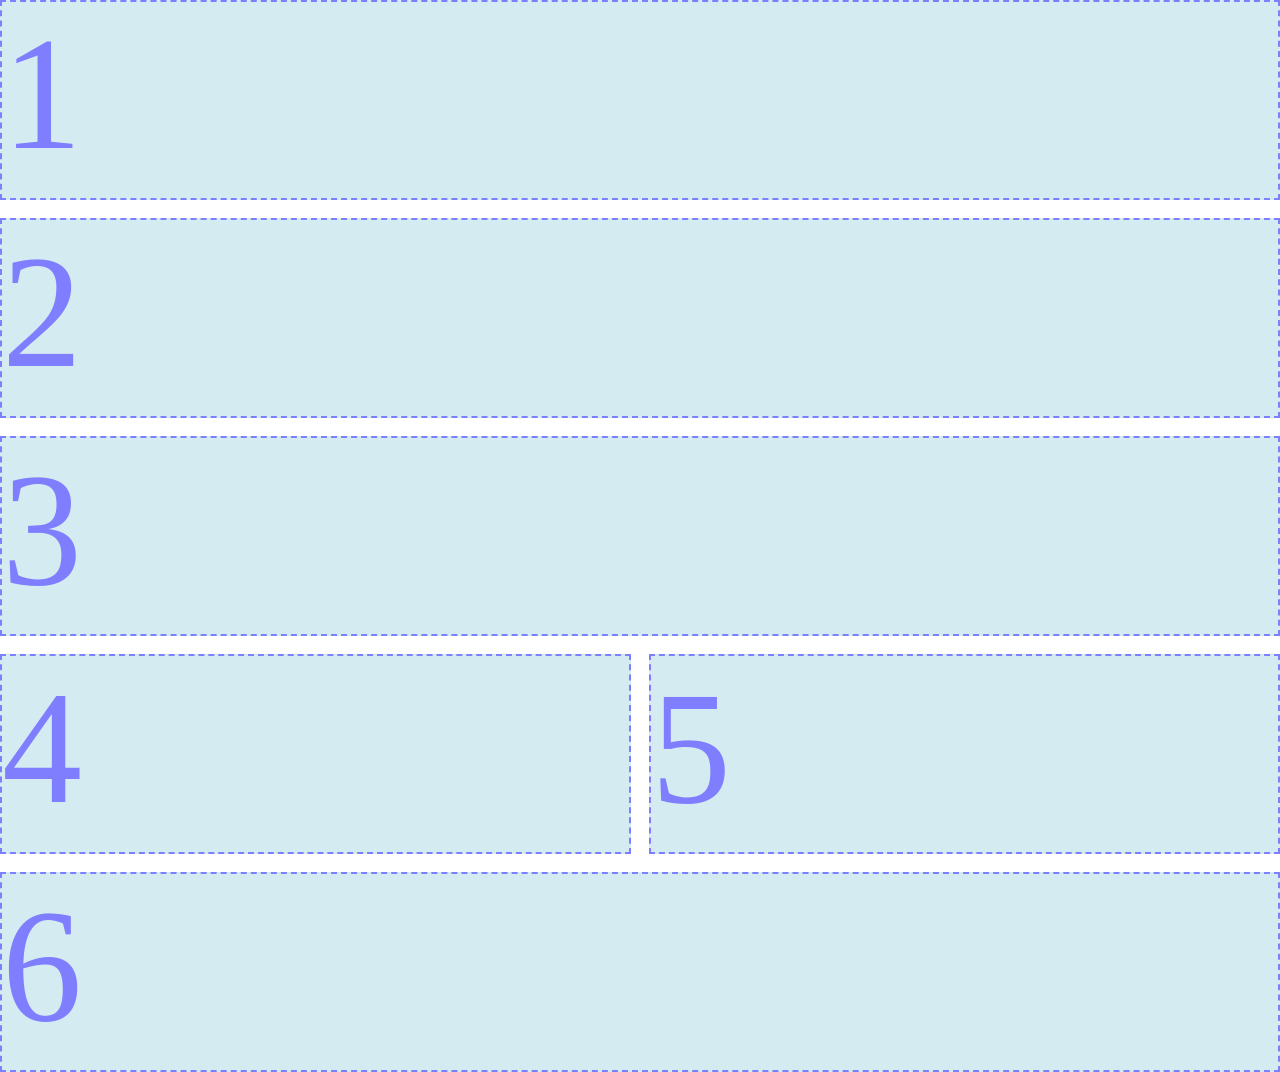
<file: hw5/index.html>
<!DOCTYPE html>
<html lang="en">
<head>
    <meta charset="UTF-8">
    <meta http-equiv="X-UA-Compatible" content="IE=edge">
    <meta name="viewport" content="width=device-width, initial-scale=1.0">
    <title>Assignment 5</title>
    <link rel="stylesheet" href="style.css">
</head>

<body>
    <div class="container">
        <div class="box1">1</div>
        <div class="box2">2</div>
        <div class="box3">3</div>
        <div class="box4">4</div>
        <div class="box5">5</div>
        <div class="box6">6</div>
    </div>
</body>
</html>
</file>
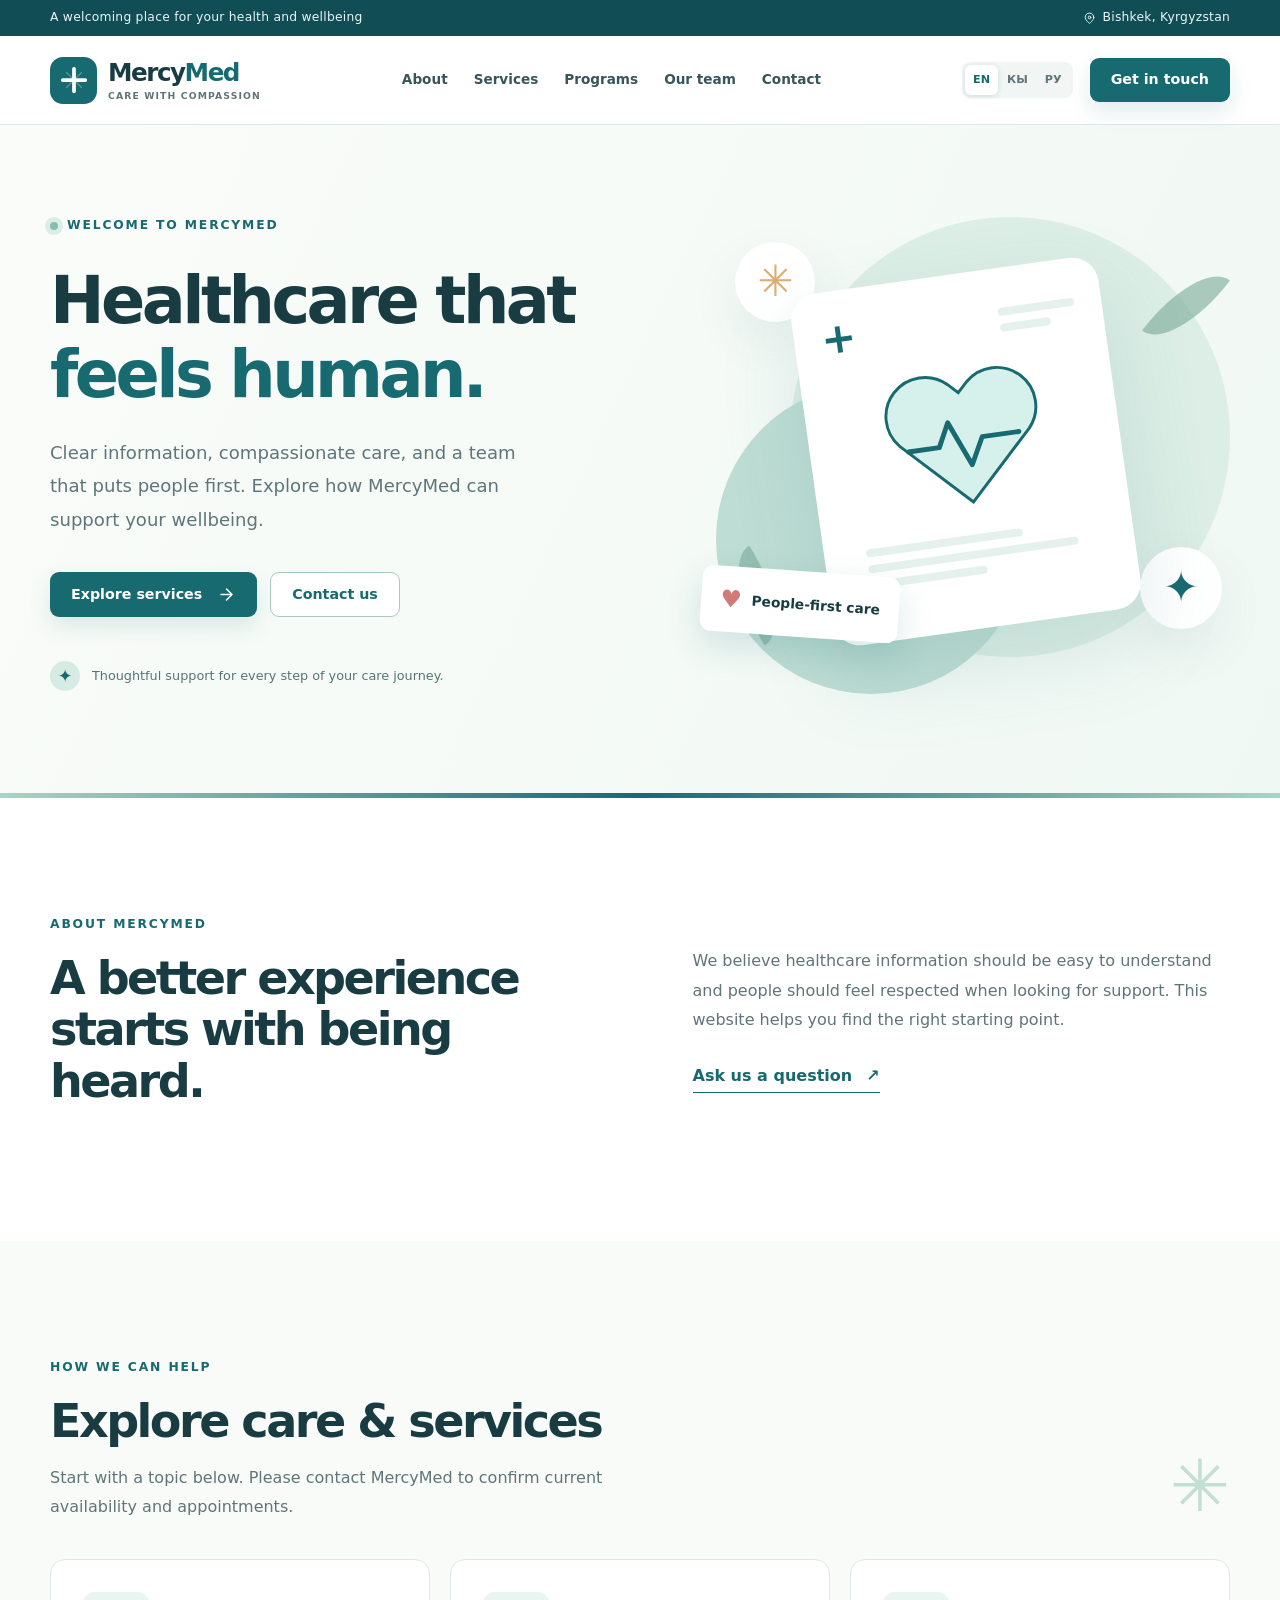
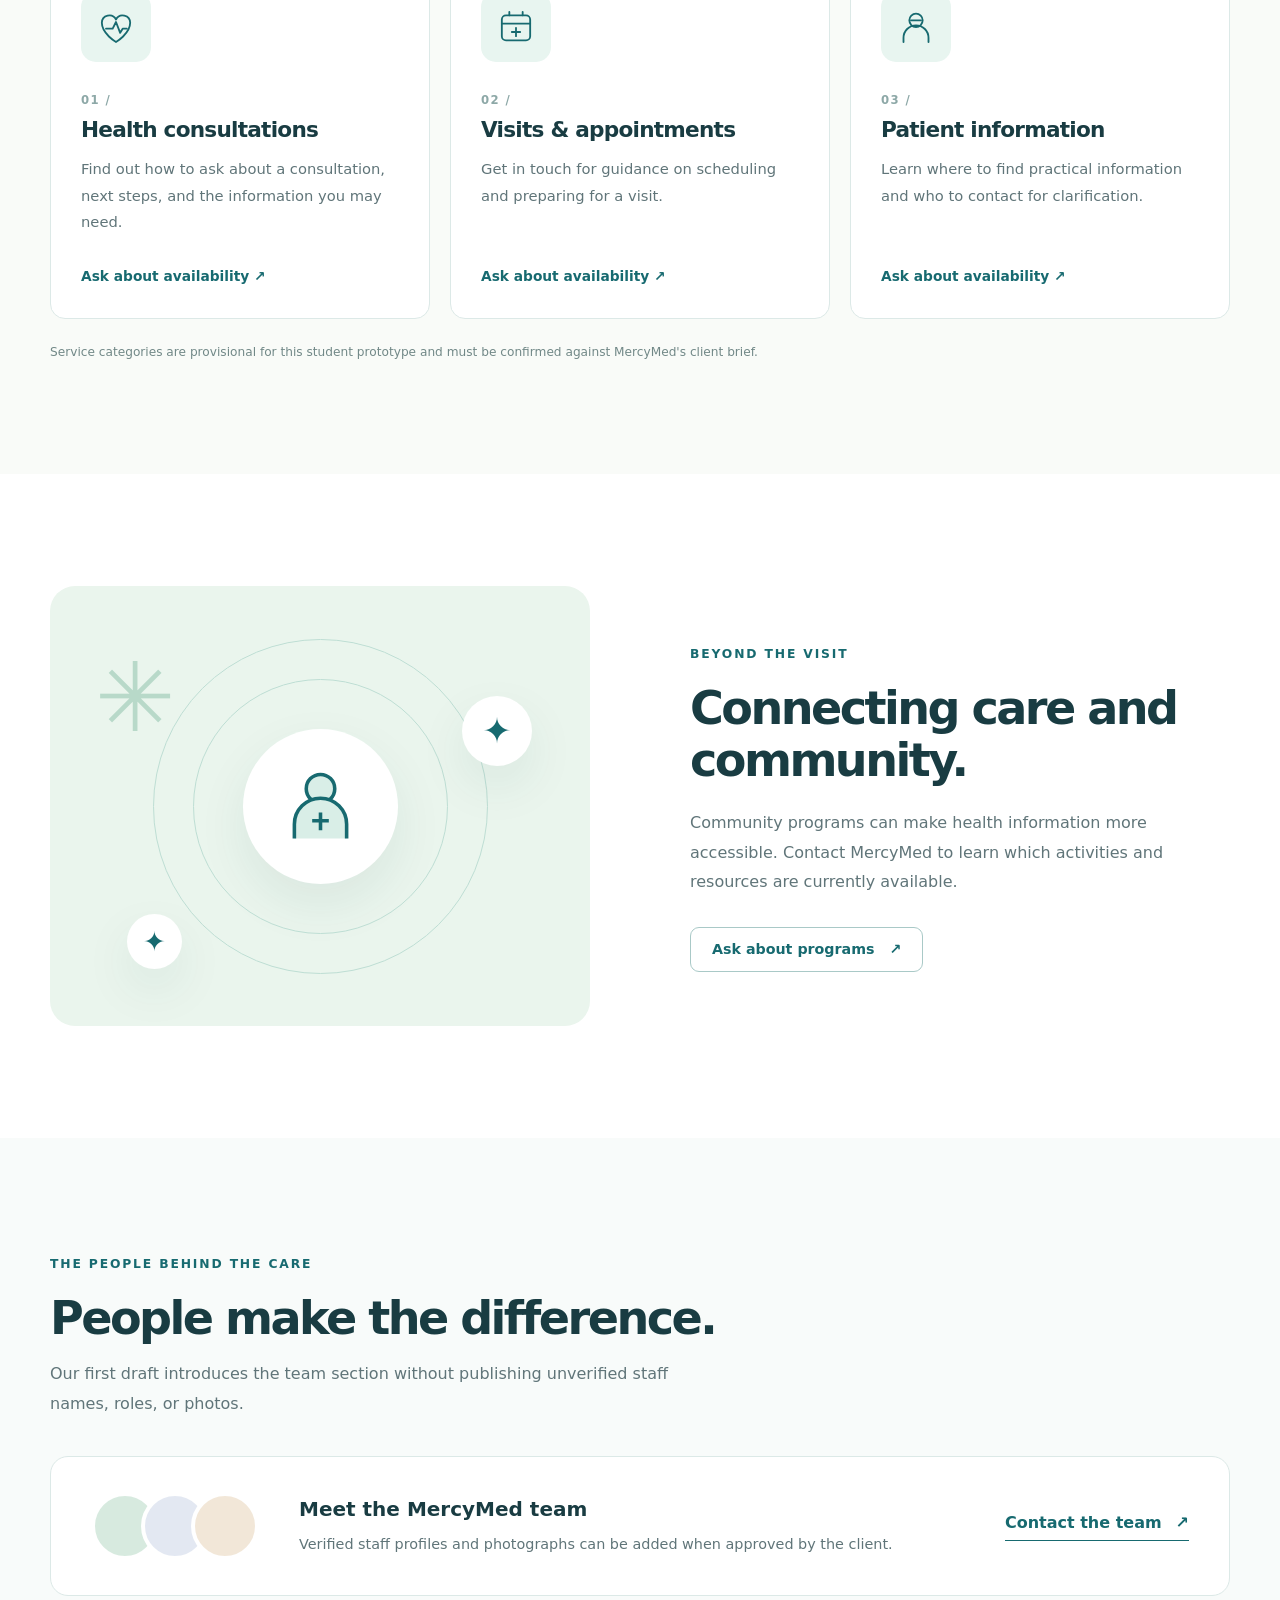
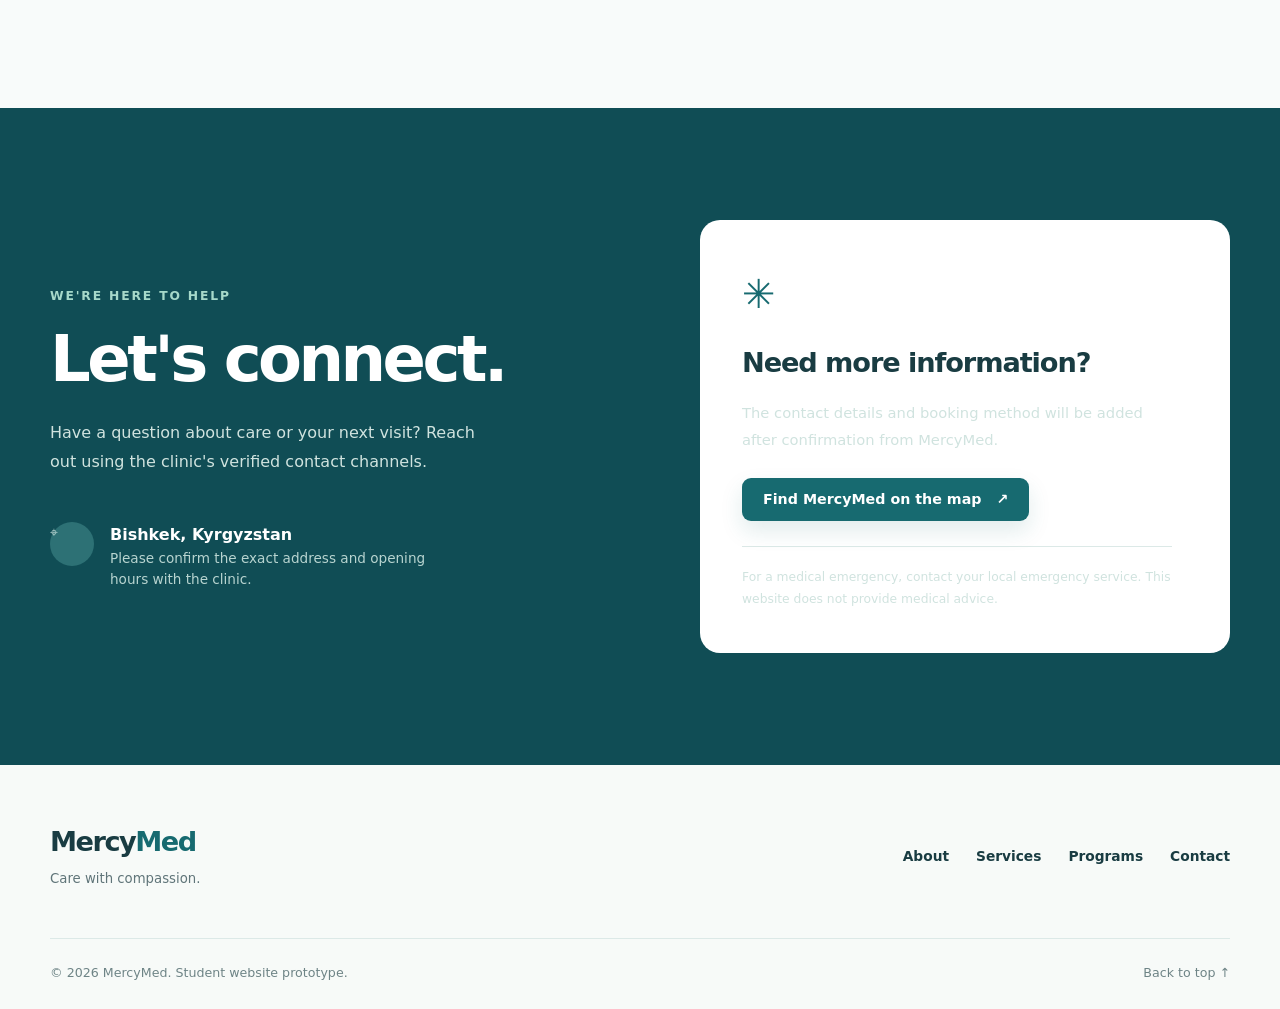
<file: hw6/index.html>
<!doctype html>
<html lang="en">
<head>
  <meta charset="UTF-8" />
  <meta name="viewport" content="width=device-width, initial-scale=1.0" />
  <meta name="theme-color" content="#176a70" />
  <meta name="description" content="MercyMed — discover our care, community programs, team and contact information." />
  <title>MercyMed | Care that puts people first</title>
  <link rel="stylesheet" href="styles.css" />
  <script src="script.js" defer></script>
</head>
<body>
  <a class="skip-link" href="#main">Skip to content</a>
  <div class="topline"><div class="shell topline-inner"><span data-i18n="topline">A welcoming place for your health and wellbeing</span><span class="topline-location"><svg class="icon" viewBox="0 0 24 24" aria-hidden="true"><path d="M20 10c0 5-8 11-8 11S4 15 4 10a8 8 0 1 1 16 0Z"/><circle cx="12" cy="10" r="2.5"/></svg> <span data-i18n="location">Bishkek, Kyrgyzstan</span></span></div></div>
  <header class="header" id="top"><div class="shell header-inner">
    <a href="#top" class="brand" aria-label="MercyMed Home"><span class="brand-mark" aria-hidden="true"><svg viewBox="0 0 48 48"><path d="M24 6v36M6 24h36" stroke="currentColor" stroke-width="6" stroke-linecap="round"/><path d="M12 12 36 36M36 12 12 36" stroke="currentColor" stroke-width="2" stroke-linecap="round" opacity=".28"/></svg></span><span class="brand-name">Mercy<span>Med</span><small data-i18n="brandTag">Care with compassion</small></span></a>
    <nav class="nav" id="navigation" aria-label="Main navigation"><a href="#about" data-i18n="navAbout">About</a><a href="#services" data-i18n="navServices">Services</a><a href="#programs" data-i18n="navPrograms">Programs</a><a href="#team" data-i18n="navTeam">Our team</a><a href="#contact" data-i18n="navContact">Contact</a></nav>
    <div class="header-actions"><div class="lang-switch" role="group" aria-label="Select website language"><button type="button" data-lang="en" aria-pressed="true">EN</button><button type="button" data-lang="ky" aria-pressed="false">КЫ</button><button type="button" data-lang="ru" aria-pressed="false">РУ</button></div><a class="button button-primary header-cta" href="#contact" data-i18n="book">Get in touch</a><button class="menu-toggle" type="button" aria-label="Open menu" aria-expanded="false" aria-controls="navigation"><span></span><span></span><span></span></button></div>
  </div></header>
  <main id="main">
    <section class="hero"><div class="shell hero-grid"><div class="hero-content"><div class="eyebrow"><span class="eyebrow-dot"></span><span data-i18n="heroEyebrow">WELCOME TO MERCYMED</span></div><h1 data-i18n="heroTitle">Healthcare that <em>feels human.</em></h1><p class="hero-lead" data-i18n="heroText">Clear information, compassionate care, and a team that puts people first. Explore how MercyMed can support your wellbeing.</p><div class="hero-buttons"><a class="button button-primary" href="#services"><span data-i18n="exploreServices">Explore services</span><svg viewBox="0 0 24 24" class="icon" aria-hidden="true"><path d="M5 12h14m-7-7 7 7-7 7"/></svg></a><a class="button button-outline" href="#contact" data-i18n="contactUs">Contact us</a></div><div class="hero-note"><span class="note-icon" aria-hidden="true">✦</span><span data-i18n="heroNote">Thoughtful support for every step of your care journey.</span></div></div>
      <div class="hero-art" role="img" aria-label="Abstract illustration of compassionate healthcare"><div class="art-blob art-blob-1"></div><div class="art-blob art-blob-2"></div><div class="art-leaf leaf-a"></div><div class="art-leaf leaf-b"></div><div class="art-card"><div class="art-card-top"><span class="art-cross" aria-hidden="true">+</span><span class="art-lines"><i></i><i></i></span></div><div class="art-heart" aria-hidden="true"><svg viewBox="0 0 210 170"><path d="M105 145 38 78a40 40 0 0 1 57-56l10 10 10-10a40 40 0 0 1 57 56z" fill="#D6F0EB"/><path d="M105 145 38 78a40 40 0 0 1 57-56l10 10 10-10a40 40 0 0 1 57 56z" fill="none" stroke="#176A70" stroke-width="3"/><path d="M46 85h32l12-24 19 46 14-27h38" fill="none" stroke="#176A70" stroke-width="5" stroke-linecap="round" stroke-linejoin="round"/></svg></div><div class="art-card-bottom"><i></i><i></i><i></i></div></div><div class="art-circle art-circle-one">✳</div><div class="art-circle art-circle-two">✦</div><div class="art-badge"><span class="badge-heart" aria-hidden="true">♥</span><span data-i18n="badgeCare">People-first care</span></div></div>
    </div><div class="hero-bottom-line"></div></section>
    <section class="intro-section section" id="about"><div class="shell intro-grid"><div><span class="section-kicker" data-i18n="aboutEyebrow">ABOUT MERCYMED</span><h2 data-i18n="aboutTitle">A better experience starts with being heard.</h2></div><div class="intro-text"><p data-i18n="aboutText">We believe healthcare information should be easy to understand and people should feel respected when looking for support. This website helps you find the right starting point.</p><a class="text-link" href="#contact"><span data-i18n="learnMore">Ask us a question</span><span aria-hidden="true">↗</span></a></div></div></section>
    <section class="section services-section" id="services"><div class="shell"><div class="section-head"><div><span class="section-kicker" data-i18n="servicesEyebrow">HOW WE CAN HELP</span><h2 data-i18n="servicesTitle">Explore care & services</h2><p data-i18n="servicesLead">Start with a topic below. Please contact MercyMed to confirm current availability and appointments.</p></div><span class="section-sparkle" aria-hidden="true">✳</span></div><div class="cards cards-three">
      <article class="service-card"><div class="service-icon"><svg viewBox="0 0 48 48" aria-hidden="true"><path d="M24 42s-17-10-17-23a9 9 0 0 1 17-4 9 9 0 0 1 17 4c0 13-17 23-17 23Z"/><path d="M12 26h8l4-8 5 13 3-5h5"/></svg></div><div class="card-number">01 /</div><h3 data-i18n="service1">Health consultations</h3><p data-i18n="service1Text">Find out how to ask about a consultation, next steps, and the information you may need.</p><a href="#contact" class="card-link"><span data-i18n="askAvailability">Ask about availability</span> ↗</a></article>
      <article class="service-card"><div class="service-icon"><svg viewBox="0 0 48 48" aria-hidden="true"><rect x="7" y="10" width="34" height="30" rx="5"/><path d="M16 10V6m16 4V6M7 20h34M24 25v10m-5-5h10"/></svg></div><div class="card-number">02 /</div><h3 data-i18n="service2">Visits & appointments</h3><p data-i18n="service2Text">Get in touch for guidance on scheduling and preparing for a visit.</p><a href="#contact" class="card-link"><span data-i18n="askAvailability">Ask about availability</span> ↗</a></article>
      <article class="service-card"><div class="service-icon"><svg viewBox="0 0 48 48" aria-hidden="true"><circle cx="24" cy="16" r="8"/><path d="M9 42v-5a15 15 0 0 1 30 0v5M18 16h12"/></svg></div><div class="card-number">03 /</div><h3 data-i18n="service3">Patient information</h3><p data-i18n="service3Text">Learn where to find practical information and who to contact for clarification.</p><a href="#contact" class="card-link"><span data-i18n="askAvailability">Ask about availability</span> ↗</a></article>
    </div><p class="service-disclaimer" data-i18n="serviceDisclaimer">Service categories are provisional for this student prototype and must be confirmed against MercyMed's client brief.</p></div></section>
    <section class="programs-section section" id="programs"><div class="shell programs-grid"><div class="programs-art" aria-hidden="true"><div class="program-orbit orbit-one"></div><div class="program-orbit orbit-two"></div><div class="program-sun">✳</div><div class="program-center"><svg viewBox="0 0 80 80"><circle cx="40" cy="25" r="12"/><path d="M18 67V55a22 22 0 0 1 44 0v12"/><path d="M40 45v15m-7-8h14"/></svg></div><div class="program-float float-one">✦</div><div class="program-float float-two">✦</div></div><div class="programs-copy"><span class="section-kicker" data-i18n="programEyebrow">BEYOND THE VISIT</span><h2 data-i18n="programTitle">Connecting care and community.</h2><p data-i18n="programText">Community programs can make health information more accessible. Contact MercyMed to learn which activities and resources are currently available.</p><a class="button button-outline" href="#contact"><span data-i18n="askPrograms">Ask about programs</span><span aria-hidden="true">↗</span></a></div></div></section>
    <section class="section team-section" id="team"><div class="shell"><div class="section-head"><div><span class="section-kicker" data-i18n="teamEyebrow">THE PEOPLE BEHIND THE CARE</span><h2 data-i18n="teamTitle">People make the difference.</h2><p data-i18n="teamText">Our first draft introduces the team section without publishing unverified staff names, roles, or photos.</p></div></div><div class="team-panel"><div class="team-avatars" aria-hidden="true"><div class="avatar avatar-one"><svg viewBox="0 0 80 80"><circle cx="40" cy="28" r="13"/><path d="M14 75a26 26 0 0 1 52 0"/></svg></div><div class="avatar avatar-two"><svg viewBox="0 0 80 80"><circle cx="40" cy="28" r="13"/><path d="M14 75a26 26 0 0 1 52 0"/></svg></div><div class="avatar avatar-three"><svg viewBox="0 0 80 80"><circle cx="40" cy="28" r="13"/><path d="M14 75a26 26 0 0 1 52 0"/></svg></div></div><div><h3 data-i18n="teamPanelTitle">Meet the MercyMed team</h3><p data-i18n="teamPanelText">Verified staff profiles and photographs can be added when approved by the client.</p></div><a class="text-link" href="#contact"><span data-i18n="contactTeam">Contact the team</span> ↗</a></div></div></section>
    <section class="contact-section section" id="contact"><div class="shell contact-grid"><div><span class="section-kicker section-kicker-light" data-i18n="contactEyebrow">WE'RE HERE TO HELP</span><h2 data-i18n="contactTitle">Let's connect.</h2><p data-i18n="contactText">Have a question about care or your next visit? Reach out using the clinic's verified contact channels.</p><div class="contact-location"><span class="contact-location-icon" aria-hidden="true">⌖</span><div><strong data-i18n="location">Bishkek, Kyrgyzstan</strong><span data-i18n="contactAddressNote">Please confirm the exact address and opening hours with the clinic.</span></div></div></div><div class="contact-card"><span class="contact-card-icon">✳</span><h3 data-i18n="contactCardTitle">Need more information?</h3><p data-i18n="contactCardText">The contact details and booking method will be added after confirmation from MercyMed.</p><a href="https://www.google.com/maps/search/?api=1&query=MercyMed+Bishkek" target="_blank" rel="noopener noreferrer" class="button button-primary"><span data-i18n="findLocation">Find MercyMed on the map</span><span aria-hidden="true">↗</span></a><p class="contact-warning" data-i18n="emergency">For a medical emergency, contact your local emergency service. This website does not provide medical advice.</p></div></div></section>
  </main>
  <footer class="footer"><div class="shell footer-inner"><div class="footer-brand"><strong>Mercy<span>Med</span></strong><p data-i18n="footerTag">Care with compassion.</p></div><div class="footer-links"><a href="#about" data-i18n="navAbout">About</a><a href="#services" data-i18n="navServices">Services</a><a href="#programs" data-i18n="navPrograms">Programs</a><a href="#contact" data-i18n="navContact">Contact</a></div><div class="footer-bottom"><span>© <span id="year">2026</span> MercyMed. <span data-i18n="prototype">Student website prototype.</span></span><a href="#top" data-i18n="backTop">Back to top ↑</a></div></div></footer>
</body>
</html>
</file>
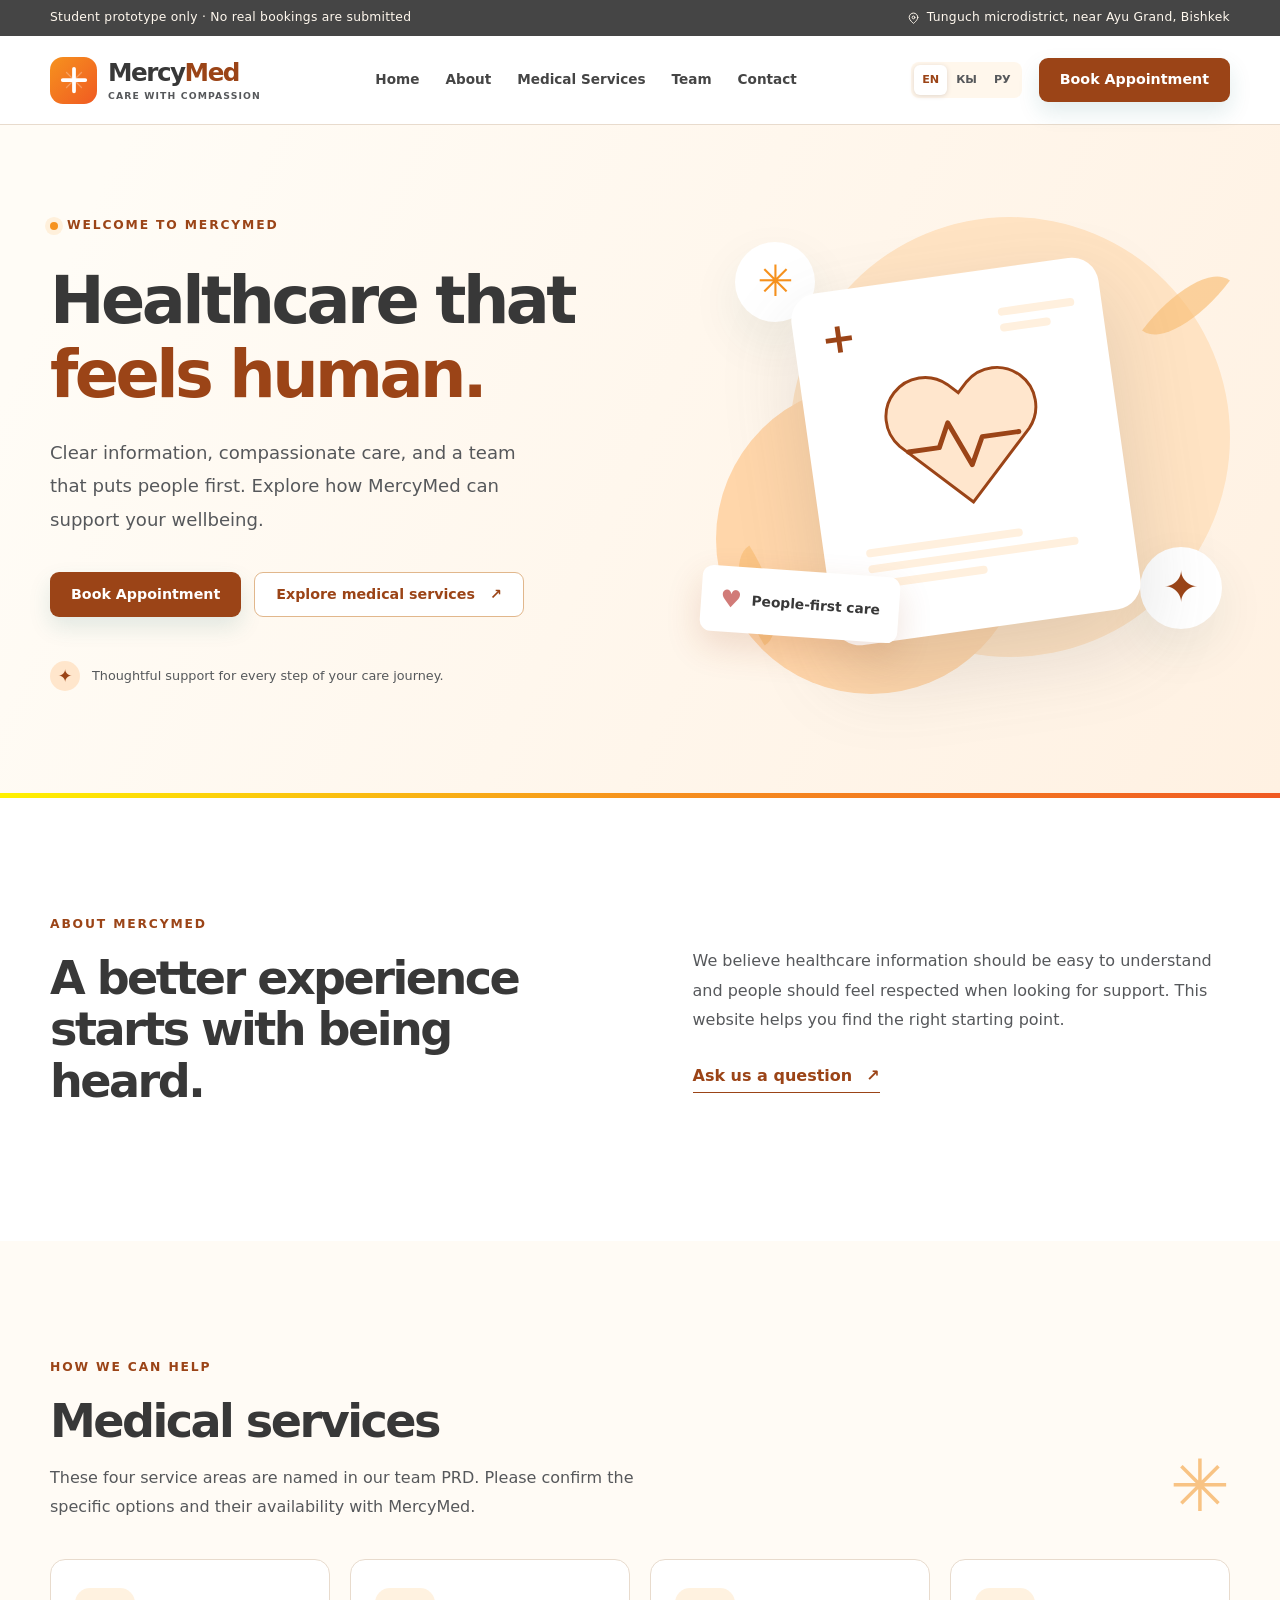
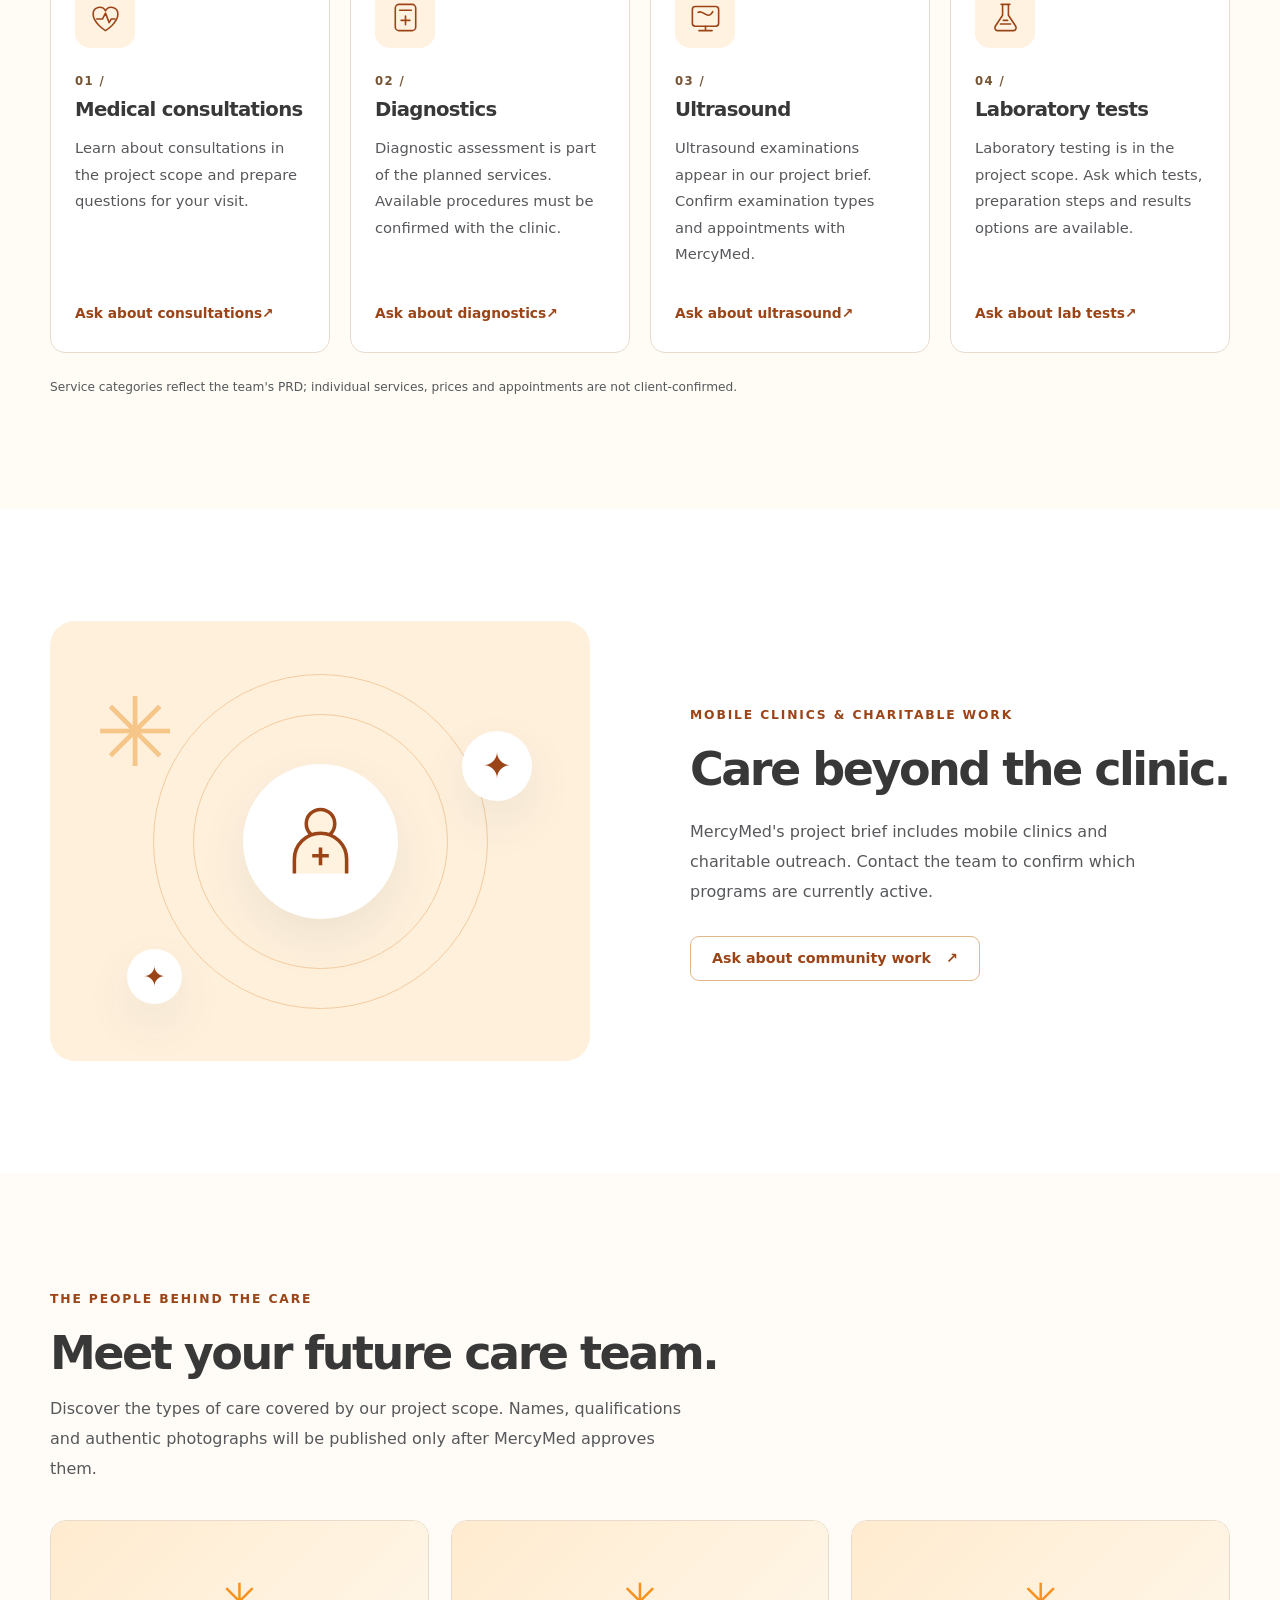
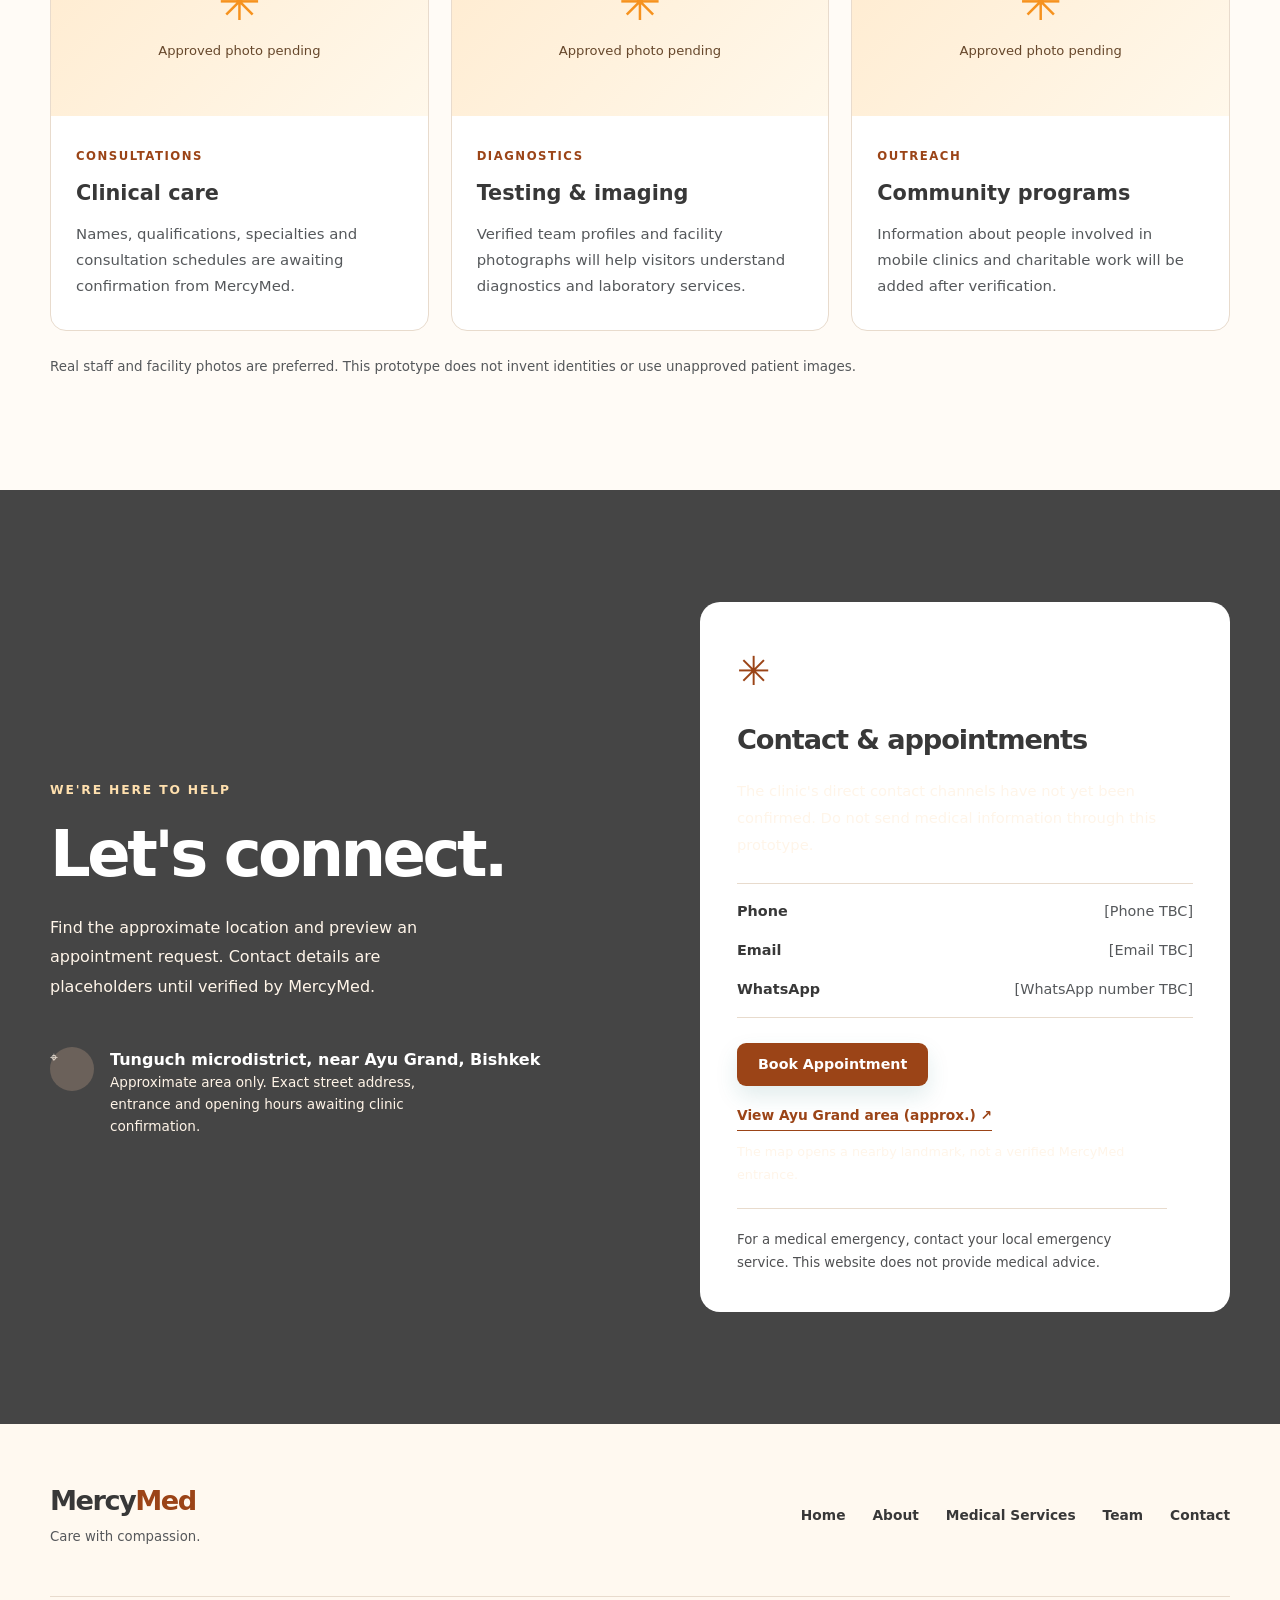
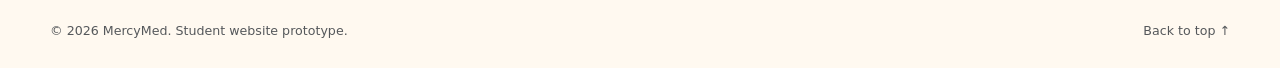
<file: hw7/index.html>
<!doctype html>
<html lang="en">
<head>
  <meta charset="UTF-8" />
  <meta name="viewport" content="width=device-width, initial-scale=1.0" />
  <meta name="theme-color" content="#4D4D4D" />
  <meta name="description" content="MercyMed — discover our care, community programs, team and contact information." />
  <title>MercyMed | Care that puts people first</title>
  <link rel="stylesheet" href="styles.css" />
  <script src="script.js" defer></script>
</head>
<body>
  <a class="skip-link" href="#main">Skip to content</a>
  <div class="topline"><div class="shell topline-inner"><span data-i18n="topline">Student prototype only · No real bookings are submitted</span><span class="topline-location"><svg class="icon" viewBox="0 0 24 24" aria-hidden="true"><path d="M20 10c0 5-8 11-8 11S4 15 4 10a8 8 0 1 1 16 0Z"/><circle cx="12" cy="10" r="2.5"/></svg> <span data-i18n="location">Tunguch, near Ayu Grand · Bishkek</span></span></div></div>
  <header class="header" id="top"><div class="shell header-inner">
    <a href="#top" class="brand" aria-label="MercyMed Home"><span class="brand-mark" aria-hidden="true"><svg viewBox="0 0 48 48"><path d="M24 6v36M6 24h36" stroke="currentColor" stroke-width="6" stroke-linecap="round"/><path d="M12 12 36 36M36 12 12 36" stroke="currentColor" stroke-width="2" stroke-linecap="round" opacity=".28"/></svg></span><span class="brand-name">Mercy<span>Med</span><small data-i18n="brandTag">Care with compassion</small></span></a>
    <nav class="nav" id="navigation" aria-label="Main navigation">
      <a href="#top" data-i18n="navHome">Home</a>
      <a href="#about" data-i18n="navAbout">About</a>
      <a href="#services" data-i18n="navServices">Medical Services</a>
      <a href="#team" data-i18n="navTeam">Team</a>
      <a href="#contact" data-i18n="navContact">Contact</a>
      <a class="mobile-book-link" href="#contact" data-booking data-i18n="book">Book Appointment</a>
    </nav>
    <div class="header-actions"><div class="lang-switch" role="group" aria-label="Select website language"><button type="button" data-lang="en" aria-pressed="true">EN</button><button type="button" data-lang="ky" aria-pressed="false">КЫ</button><button type="button" data-lang="ru" aria-pressed="false">РУ</button></div><a class="button button-primary header-cta" href="#contact" data-booking data-i18n="book">Book Appointment</a><button class="menu-toggle" type="button" aria-label="Open menu" aria-expanded="false" aria-controls="navigation"><span></span><span></span><span></span></button></div>
  </div></header>
  <main id="main">
    <section class="hero"><div class="shell hero-grid"><div class="hero-content"><div class="eyebrow"><span class="eyebrow-dot"></span><span data-i18n="heroEyebrow">WELCOME TO MERCYMED</span></div><h1 data-i18n="heroTitle">Healthcare that <em>feels human.</em></h1><p class="hero-lead" data-i18n="heroText">Clear information, compassionate care, and a team that puts people first. Explore how MercyMed can support your wellbeing.</p><div class="hero-buttons">
        <a class="button button-primary" href="#contact" data-booking data-i18n="book">Book Appointment</a>
        <a class="button button-outline" href="#services"><span data-i18n="exploreServices">Explore medical services</span><span aria-hidden="true">↗</span></a>
      </div><div class="hero-note"><span class="note-icon" aria-hidden="true">✦</span><span data-i18n="heroNote">Thoughtful support for every step of your care journey.</span></div></div>
      <div class="hero-art" role="img" aria-label="Decorative illustration of compassionate healthcare"><div class="art-blob art-blob-1"></div><div class="art-blob art-blob-2"></div><div class="art-leaf leaf-a"></div><div class="art-leaf leaf-b"></div><div class="art-card"><div class="art-card-top"><span class="art-cross" aria-hidden="true">+</span><span class="art-lines"><i></i><i></i></span></div><div class="art-heart" aria-hidden="true"><svg viewBox="0 0 210 170"><path d="M105 145 38 78a40 40 0 0 1 57-56l10 10 10-10a40 40 0 0 1 57 56z" fill="#FFE6CD"/><path d="M105 145 38 78a40 40 0 0 1 57-56l10 10 10-10a40 40 0 0 1 57 56z" fill="none" stroke="#9B4417" stroke-width="3"/><path d="M46 85h32l12-24 19 46 14-27h38" fill="none" stroke="#9B4417" stroke-width="5" stroke-linecap="round" stroke-linejoin="round"/></svg></div><div class="art-card-bottom"><i></i><i></i><i></i></div></div><div class="art-circle art-circle-one">✳</div><div class="art-circle art-circle-two">✦</div><div class="art-badge"><span class="badge-heart" aria-hidden="true">♥</span><span data-i18n="badgeCare">People-first care</span></div></div>
    </div><div class="hero-bottom-line"></div></section>
    <section class="intro-section section" id="about"><div class="shell intro-grid"><div><span class="section-kicker" data-i18n="aboutEyebrow">ABOUT MERCYMED</span><h2 data-i18n="aboutTitle">A better experience starts with being heard.</h2></div><div class="intro-text"><p data-i18n="aboutText">We believe healthcare information should be easy to understand and people should feel respected when looking for support. This website helps you find the right starting point.</p><a class="text-link" href="#contact"><span data-i18n="learnMore">Ask us a question</span><span aria-hidden="true">↗</span></a></div></div></section>
    <section class="section services-section" id="services"><div class="shell"><div class="section-head"><div><span class="section-kicker" data-i18n="servicesEyebrow">HOW WE CAN HELP</span><h2 data-i18n="servicesTitle">Explore care & services</h2><p data-i18n="servicesLead">Start with a topic below. Please contact MercyMed to confirm current availability and appointments.</p></div><span class="section-sparkle" aria-hidden="true">✳</span></div><div class="cards cards-four">
      <article class="service-card"><div class="service-icon" aria-hidden="true"><svg viewBox="0 0 48 48"><path d="M24 42s-17-10-17-23a9 9 0 0 1 17-4 9 9 0 0 1 17 4c0 13-17 23-17 23Z"/><path d="M12 26h8l4-8 5 13 3-5h5"/></svg></div><div class="card-number">01 /</div><h3 data-i18n="service1">Medical consultations</h3><p data-i18n="service1Text">Learn about the consultation options outlined in our project scope, and how to prepare your questions before a visit.</p><a href="#contact" data-booking data-service="service1" class="card-link"><span data-i18n="serviceCta1">Ask about consultations</span> ↗</a></article>
      <article class="service-card"><div class="service-icon" aria-hidden="true"><svg viewBox="0 0 48 48"><rect x="10" y="6" width="28" height="36" rx="5"/><path d="M16 14h16M24 22v12M18 28h12"/></svg></div><div class="card-number">02 /</div><h3 data-i18n="service2">Diagnostics</h3><p data-i18n="service2Text">Explore diagnostic assessment as part of the planned medical services, with current procedures confirmed directly by the clinic.</p><a href="#contact" data-booking data-service="service2" class="card-link"><span data-i18n="serviceCta2">Ask about diagnostics</span> ↗</a></article>
      <article class="service-card"><div class="service-icon" aria-hidden="true"><svg viewBox="0 0 48 48"><rect x="6" y="9" width="36" height="27" rx="4"/><path d="M14 17c6-5 13 12 20-1M15 42h18M24 36v6"/></svg></div><div class="card-number">03 /</div><h3 data-i18n="service3">Ultrasound</h3><p data-i18n="service3Text">Find information about ultrasound examinations in the project brief. Exam types and appointment times require confirmation.</p><a href="#contact" data-booking data-service="service3" class="card-link"><span data-i18n="serviceCta3">Ask about ultrasound</span> ↗</a></article>
      <article class="service-card"><div class="service-icon" aria-hidden="true"><svg viewBox="0 0 48 48"><path d="M18 6h12M20 6v15L10 36a4 4 0 0 0 3 6h22a4 4 0 0 0 3-6L28 21V6"/><path d="M17 33h14M21 28h6"/></svg></div><div class="card-number">04 /</div><h3 data-i18n="service4">Laboratory tests</h3><p data-i18n="service4Text">Laboratory services are included in the project scope. Ask the clinic which tests, preparation steps and results options are available.</p><a href="#contact" data-booking data-service="service4" class="card-link"><span data-i18n="serviceCta4">Ask about lab tests</span> ↗</a></article>
    </div><p class="service-disclaimer" data-i18n="serviceDisclaimer">Service categories are provisional for this student prototype and must be confirmed against MercyMed's client brief.</p></div></section>
    <section class="programs-section section" id="programs"><div class="shell programs-grid"><div class="programs-art" aria-hidden="true"><div class="program-orbit orbit-one"></div><div class="program-orbit orbit-two"></div><div class="program-sun">✳</div><div class="program-center"><svg viewBox="0 0 80 80"><circle cx="40" cy="25" r="12"/><path d="M18 67V55a22 22 0 0 1 44 0v12"/><path d="M40 45v15m-7-8h14"/></svg></div><div class="program-float float-one">✦</div><div class="program-float float-two">✦</div></div><div class="programs-copy"><span class="section-kicker" data-i18n="programEyebrow">BEYOND THE VISIT</span><h2 data-i18n="programTitle">Connecting care and community.</h2><p data-i18n="programText">Community programs can make health information more accessible. Contact MercyMed to learn which activities and resources are currently available.</p><a class="button button-outline" href="#contact"><span data-i18n="askPrograms">Ask about programs</span><span aria-hidden="true">↗</span></a></div></div></section>
    <section class="section team-section" id="team">
      <div class="shell">
        <div class="section-head"><div>
          <span class="section-kicker" data-i18n="teamEyebrow">THE PEOPLE BEHIND THE CARE</span>
          <h2 data-i18n="teamTitle">Meet your future care team.</h2>
          <p data-i18n="teamText">Understanding who you will meet is important. Profiles, specialties and real photographs will be added here only after MercyMed approves them.</p>
        </div></div>
        <div class="team-role-grid">
          <article class="team-role-card">
            <div class="team-photo-placeholder" aria-label="Reserved space for a client-approved staff photo"><span aria-hidden="true">✳</span><small data-i18n="photoPending">Approved photo pending</small></div>
            <div class="team-role-copy"><span class="team-role-kicker" data-i18n="teamRoleTag1">CONSULTATIONS</span><h3 data-i18n="teamRole1">Clinical care</h3><p data-i18n="teamRole1Text">Names, qualifications, specialties and consultation schedules are awaiting confirmation from MercyMed.</p></div>
          </article>
          <article class="team-role-card">
            <div class="team-photo-placeholder" aria-label="Reserved space for a client-approved clinic photo"><span aria-hidden="true">✳</span><small data-i18n="photoPending">Approved photo pending</small></div>
            <div class="team-role-copy"><span class="team-role-kicker" data-i18n="teamRoleTag2">DIAGNOSTICS</span><h3 data-i18n="teamRole2">Testing & imaging</h3><p data-i18n="teamRole2Text">Verified team profiles and facility photos will help visitors understand diagnostic and laboratory services.</p></div>
          </article>
          <article class="team-role-card">
            <div class="team-photo-placeholder" aria-label="Reserved space for a client-approved outreach photo"><span aria-hidden="true">✳</span><small data-i18n="photoPending">Approved photo pending</small></div>
            <div class="team-role-copy"><span class="team-role-kicker" data-i18n="teamRoleTag3">OUTREACH</span><h3 data-i18n="teamRole3">Community programs</h3><p data-i18n="teamRole3Text">Information about people involved in mobile clinics and charitable work will be published after verification.</p></div>
          </article>
        </div>
        <p class="team-approval-note" data-i18n="teamApproval">Real staff and facility photos are preferred. This prototype does not invent identities or use unapproved patient images.</p>
      </div>
    </section>
    <section class="contact-section section" id="contact">
      <div class="shell contact-grid">
        <div class="contact-copy">
          <span class="section-kicker section-kicker-light" data-i18n="contactEyebrow">WE'RE HERE TO HELP</span>
          <h2 data-i18n="contactTitle">Let's connect.</h2>
          <p data-i18n="contactText">Find the approximate location and preview an appointment request. Contact details are shown as placeholders until verified by MercyMed.</p>
          <div class="contact-location"><span class="contact-location-icon" aria-hidden="true">⌖</span><div>
            <strong data-i18n="location">Tunguch microdistrict, near Ayu Grand, Bishkek</strong>
            <span data-i18n="contactAddressNote">Approximate area only. Exact street address, entrance and opening hours awaiting clinic confirmation.</span>
          </div></div>
        </div>
        <div class="contact-card">
          <span class="contact-card-icon" aria-hidden="true">✳</span>
          <h3 data-i18n="contactCardTitle">Contact & appointments</h3>
          <p data-i18n="contactCardText">The clinic's direct contact channels have not yet been confirmed. Do not send medical information through this prototype.</p>
          <dl class="contact-details">
            <div><dt data-i18n="labelPhone">Phone</dt><dd data-i18n="phonePending">[Phone TBC]</dd></div>
            <div><dt data-i18n="labelEmail">Email</dt><dd data-i18n="emailPending">[Email TBC]</dd></div>
            <div><dt>WhatsApp</dt><dd data-i18n="whatsAppPending">[WhatsApp number TBC]</dd></div>
          </dl>
          <div class="contact-actions">
            <a href="#contact" class="button button-primary" data-booking data-i18n="book">Book Appointment</a>
            <a href="https://www.google.com/maps/search/?api=1&amp;query=Ayu+Grand+Bishkek+Kyrgyzstan" target="_blank" rel="noopener noreferrer" class="text-link map-link" data-i18n="findLocation">View Ayu Grand area (approx.) ↗</a>
          </div>
          <p class="contact-map-note" data-i18n="mapNote">Map opens a nearby landmark, not a verified MercyMed entrance.</p>
          <p class="contact-warning" data-i18n="emergency">For a medical emergency, contact your local emergency service. This website does not provide medical advice.</p>
        </div>
      </div>
    </section>
  </main>
  <footer class="footer"><div class="shell footer-inner"><div class="footer-brand"><strong>Mercy<span>Med</span></strong><p data-i18n="footerTag">Care with compassion.</p></div><div class="footer-links"><a href="#top" data-i18n="navHome">Home</a><a href="#about" data-i18n="navAbout">About</a><a href="#services" data-i18n="navServices">Medical Services</a><a href="#team" data-i18n="navTeam">Team</a><a href="#contact" data-i18n="navContact">Contact</a></div><div class="footer-bottom"><span>© <span id="year">2026</span> MercyMed. <span data-i18n="prototype">Student website prototype.</span></span><a href="#top" data-i18n="backTop">Back to top ↑</a></div></div></footer>
<dialog id="booking-dialog" class="booking-dialog" aria-labelledby="booking-title" aria-describedby="booking-details">
  <div class="booking-dialog-inner">
    <button id="close-booking" class="dialog-close" type="button" aria-label="Close booking preview">×</button>
    <span class="section-kicker" data-i18n="bookingLabel">PROTOTYPE ONLY</span>
    <h2 id="booking-title" data-i18n="bookingTitle">Preview a WhatsApp request</h2>
    <p id="booking-details" data-i18n="bookingInfo">This demonstration prepares a message but has no confirmed clinic number. It does not submit an appointment or collect patient data.</p>
    <div class="booking-message"><span class="booking-message-caption" data-i18n="bookingMessageCaption">MESSAGE PREVIEW</span><p id="booking-message" tabindex="-1"></p></div>
    <div class="booking-actions">
      <a id="whatsapp-demo" class="button button-primary" target="_blank" rel="noopener noreferrer" href="https://api.whatsapp.com/send" data-i18n="bookingOpen">Open WhatsApp (demo)</a>
      <button id="booking-copy" type="button" class="button button-outline" data-i18n="bookingCopy">Copy message</button>
    </div>
    <p class="booking-footnote" data-i18n="bookingFootnote">WhatsApp opens a share flow, not a chat with MercyMed. Do not enter personal medical details.</p>
    <p class="visually-hidden" id="booking-copy-status" role="status"></p>
  </div>
</dialog>
</body>
</html>
</file>
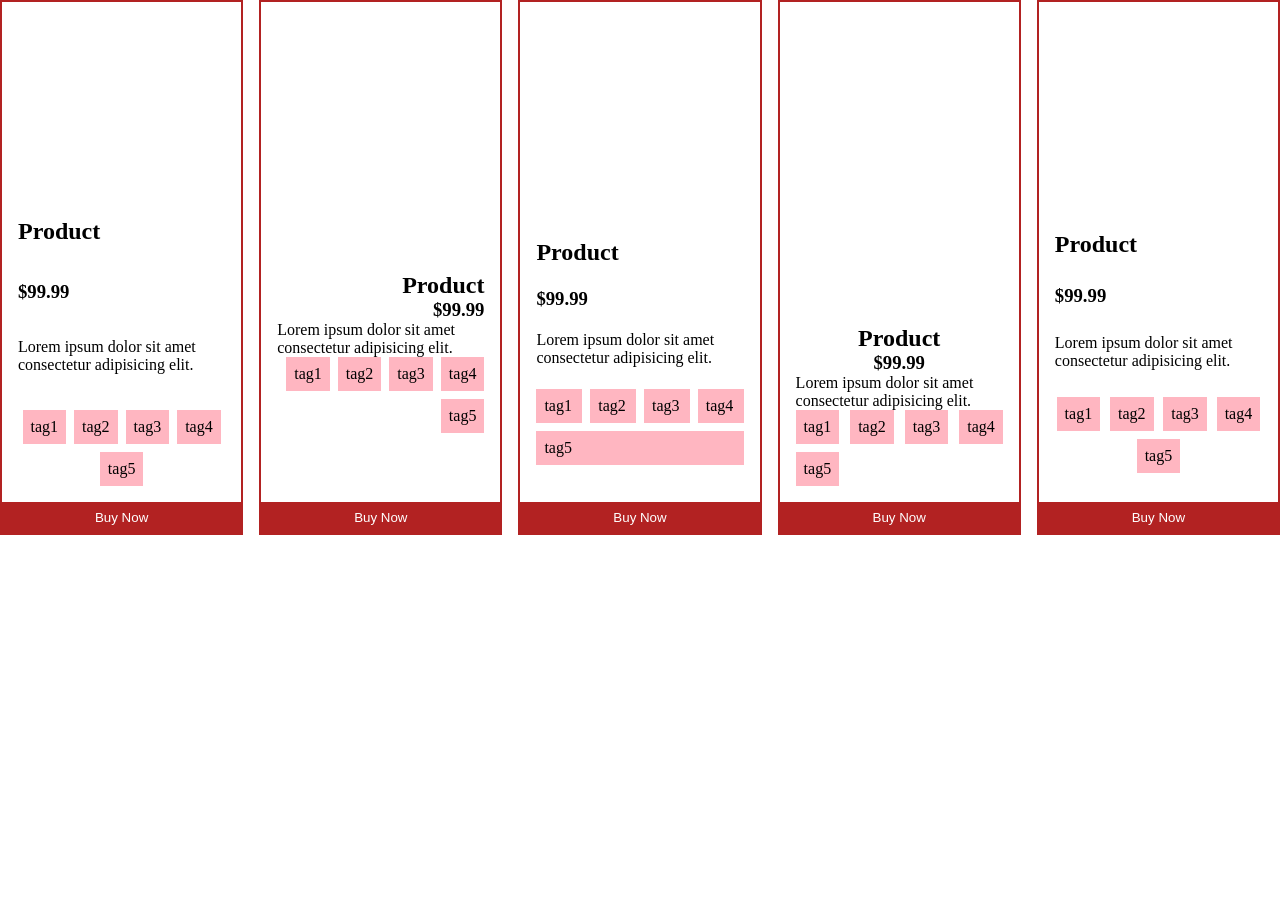
<file: hw8/index.html>
<!DOCTYPE html>
<html lang="en">
<head>
    <meta charset="UTF-8">
    <meta http-equiv="X-UA-Compatible" content="IE=edge">
    <meta name="viewport" content="width=device-width, initial-scale=1.0">
    <title>Assignment 8</title>
    <link rel="stylesheet" href="style.css">
</head>
<body>
    <div class="container">
        <div class="box1">
            <div class="image"></div>
            <div class="info">
                <h2>Product</h2>
                <h3>$99.99</h3>
                <p>Lorem ipsum dolor sit amet consectetur adipisicing elit.</p>
                <ul>
                    <li>tag1</li>
                    <li>tag2</li>
                    <li>tag3</li>
                    <li>tag4</li>
                    <li>tag5</li>
                </ul>
            </div>
            <button>Buy Now</button>
        </div>
        <div class="box2">
            <div class="image"></div>
            <div class="info">
                <h2>Product</h2>
                <h3>$99.99</h3>
                <p>Lorem ipsum dolor sit amet consectetur adipisicing elit.</p>
                <ul>
                    <li>tag1</li>
                    <li>tag2</li>
                    <li>tag3</li>
                    <li>tag4</li>
                    <li>tag5</li>
                </ul>
            </div>
            <button>Buy Now</button>
        </div>
        <div class="box3">
            <div class="image"></div>
            <div class="info">
                <h2>Product</h2>
                <h3>$99.99</h3>
                <p>Lorem ipsum dolor sit amet consectetur adipisicing elit.</p>
                <ul>
                    <li>tag1</li>
                    <li>tag2</li>
                    <li>tag3</li>
                    <li>tag4</li>
                    <li>tag5</li>
                </ul>
            </div>
            <button>Buy Now</button>
        </div>
        <div class="box4">
            <div class="image"></div>
            <div class="info">
                <h2>Product</h2>
                <h3>$99.99</h3>
                <p>Lorem ipsum dolor sit amet consectetur adipisicing elit.</p>
                <ul>
                    <li>tag1</li>
                    <li>tag2</li>
                    <li>tag3</li>
                    <li>tag4</li>
                    <li>tag5</li>
                </ul>
            </div>
            <button>Buy Now</button>
        </div>
        <div class="box5">
            <div class="image"></div>
            <div class="info">
                <h2>Product</h2>
                <h3>$99.99</h3>
                <p>Lorem ipsum dolor sit amet consectetur adipisicing elit.</p>
                <ul>
                    <li>tag1</li>
                    <li>tag2</li>
                    <li>tag3</li>
                    <li>tag4</li>
                    <li>tag5</li>
                </ul>
            </div>
            <button>Buy Now</button>
        </div>
    </div>
</body>
</html>
</file>
<file: hw5/style.css>
* {
    margin: 0;
    box-sizing: border-box;
}

body {
    background-image: url("https://cdn.imgchest.com/files/pyvdcd6loyk.png");
    background-repeat: no-repeat;
    background-color: white;
    opacity: 0.5;
}

.container {
    display: flex;
    flex-wrap: wrap;
    gap: 18px;
    max-width: 1400px;
}


.container > * {
    background-color: lightblue;
    font-size: 10rem;
    color: blue;
    border: 2px dashed blue;

    height: 200px;

    flex-grow: 1;
    flex-shrink: 1;
}

.box1 {
    flex-basis: 892px;
}

.box2 {
    flex-basis: 488px;
}

.box3 {
    flex-basis: 1400px;
}

.box4 {
    flex-basis: 254px;
}

.box5 {
    flex-basis: 254px;
}

.box6 {
    flex-basis: 852px;
}
</file>
<file: hw6/styles.css>
/* MERCYMED STUDENT PROTOTYPE — replace these provisional color tokens with the official client palette before final submission. */
:root{--forest:#176a70;--forest-dark:#104d55;--ink:#193c42;--muted:#607579;--mint:#e8f5f0;--cream:#f9fbf8;--line:#dce9e7;--white:#fff;--accent:#e4a86c;--shadow:0 20px 50px rgba(22,72,73,.08)}
*{box-sizing:border-box}html{scroll-behavior:smooth;scroll-padding-top:104px}body{margin:0;font-family:Inter,ui-sans-serif,system-ui,-apple-system,BlinkMacSystemFont,"Segoe UI",sans-serif;color:var(--ink);background:var(--white);line-height:1.6}button,a{font:inherit}a{color:inherit;text-decoration:none}button{cursor:pointer}svg{display:block}.shell{width:min(1180px,calc(100% - 64px));margin-inline:auto}.skip-link{position:absolute;top:-60px;left:12px;padding:9px 16px;z-index:99;background:white}.skip-link:focus{top:8px}.topline{background:var(--forest-dark);color:#e9f6f4;font-size:.77rem;letter-spacing:.02em}.topline-inner{min-height:36px;display:flex;align-items:center;justify-content:space-between;gap:20px}.topline-location{display:flex;align-items:center;gap:7px}.icon{width:19px;height:19px;fill:none;stroke:currentColor;stroke-width:1.8;stroke-linecap:round;stroke-linejoin:round}.topline .icon{width:13px;height:13px}.header{position:sticky;top:0;z-index:30;background:rgba(255,255,255,.97);backdrop-filter:blur(12px);box-shadow:0 1px 0 var(--line)}.header-inner{display:flex;align-items:center;justify-content:space-between;min-height:88px;gap:22px}.brand{display:flex;align-items:center;gap:11px;flex-shrink:0}.brand-mark{display:grid;place-items:center;width:47px;height:47px;border-radius:13px;background:var(--forest);color:white}.brand-mark svg{width:30px}.brand-name{font-size:1.54rem;font-weight:800;letter-spacing:-.06em;line-height:1.12}.brand-name>span,.footer-brand strong span{color:var(--forest)}.brand-name small{display:block;font-size:.58rem;font-weight:650;letter-spacing:.12em;color:var(--muted);margin-top:5px;text-transform:uppercase}.nav,.header-actions,.lang-switch{display:flex;align-items:center}.nav{gap:26px}.nav a{font-size:.85rem;font-weight:650;color:#37565a;transition:color .2s}.nav a:hover,.nav a:focus-visible{color:var(--forest)}.header-actions{gap:17px}.lang-switch{background:#f1f6f5;padding:3px;border-radius:8px;gap:1px}.lang-switch button{border:0;background:transparent;border-radius:6px;padding:6px 8px;font-size:.7rem;font-weight:750;color:var(--muted)}.lang-switch button[aria-pressed=true]{background:#fff;color:var(--forest);box-shadow:0 1px 5px #cbd9d8}.button{display:inline-flex;align-items:center;justify-content:center;gap:15px;border-radius:9px;padding:13px 21px;font-size:.89rem;line-height:1.2;font-weight:750;transition:transform .2s,background .2s,box-shadow .2s;white-space:nowrap}.button:hover{transform:translateY(-2px)}.button-primary{background:var(--forest);color:#fff;box-shadow:0 10px 22px rgba(23,106,112,.13)}.button-primary:hover{background:var(--forest-dark)}.button-outline{border:1.5px solid #a9c9c7;color:var(--forest);background:white}.button-outline:hover{background:var(--mint)}.menu-toggle{display:none;align-items:center;justify-content:center;flex-direction:column;gap:5px;width:40px;height:40px;border:0;background:none}.menu-toggle span{width:22px;height:2px;background:var(--forest-dark);border-radius:2px}.hero{position:relative;background:linear-gradient(115deg,#f9fcf9 8%,#f0f8f4 100%);overflow:hidden}.hero-grid{display:grid;grid-template-columns:1.06fr .94fr;align-items:center;gap:55px;min-height:645px;padding-block:80px 94px}.hero-content{position:relative;z-index:2}.eyebrow,.section-kicker{display:inline-flex;align-items:center;gap:9px;color:var(--forest);font-size:.77rem;letter-spacing:.15em;font-weight:800}.eyebrow-dot{display:inline-block;width:8px;height:8px;background:#87bfae;border-radius:50%;box-shadow:0 0 0 5px #dbeee6}h1,h2,h3,p{margin-top:0}h1,h2{font-weight:780;letter-spacing:-.055em;line-height:1.12}h1{font-size:clamp(3.3rem,5.1vw,5.4rem);margin:27px 0 25px;max-width:670px}h1 em{font-style:normal;color:var(--forest);position:relative}.hero-lead{font-size:1.13rem;color:var(--muted);max-width:490px;line-height:1.85}.hero-buttons{display:flex;gap:13px;flex-wrap:wrap;margin-top:36px}.hero-note{display:flex;align-items:center;gap:12px;font-size:.8rem;color:#567476;margin-top:44px}.note-icon{display:grid;place-items:center;background:#d6ebe3;color:var(--forest);border-radius:50%;height:30px;width:30px;font-size:1.1rem}.hero-art{position:relative;min-height:495px;display:grid;place-items:center;isolation:isolate}.art-blob{position:absolute;border-radius:50%;z-index:-1}.art-blob-1{width:440px;height:440px;background:#dceee6;top:13px;right:0}.art-blob-2{width:310px;height:310px;background:#beddd4;bottom:5px;left:15px}.art-card{width:310px;height:355px;border-radius:27px;background:#fff;box-shadow:0 34px 80px #4c8e882d;transform:rotate(-8deg);padding:27px;z-index:2}.art-card-top{display:flex;align-items:center;justify-content:space-between}.art-cross{font-size:42px;color:var(--forest);font-weight:700;line-height:1}.art-lines i,.art-card-bottom i{display:block;height:8px;background:#e5f1ed;border-radius:10px;margin-top:8px}.art-lines i:first-child{width:77px}.art-lines i:last-child{width:51px}.art-heart{width:205px;margin:18px auto 0}.art-card-bottom{margin:6px 15px}.art-card-bottom i:first-child{width:70%}.art-card-bottom i:nth-child(2){width:94%}.art-card-bottom i:nth-child(3){width:52%}.art-circle{position:absolute;border-radius:50%;display:grid;place-items:center}.art-circle-one{top:38px;left:34px;width:80px;height:80px;background:#fff;color:#dfad70;font-size:2.7rem;box-shadow:var(--shadow)}.art-circle-two{bottom:70px;right:8px;width:82px;height:82px;background:#fff;color:var(--forest);font-size:2.7rem;box-shadow:var(--shadow)}.art-badge{position:absolute;z-index:4;bottom:62px;left:0;background:#fff;border-radius:11px;padding:14px 19px;display:flex;align-items:center;gap:10px;font-size:.86rem;font-weight:750;box-shadow:0 14px 35px #176a7029;transform:rotate(4deg)}.badge-heart{color:#d17b78;font-size:1.5rem}.art-leaf{position:absolute;width:40px;height:93px;border-radius:100% 0 100% 0;background:#81af9f;opacity:.65}.leaf-a{right:24px;top:55px;transform:rotate(37deg)}.leaf-b{left:36px;bottom:57px;transform:rotate(-32deg)}.hero-bottom-line{height:5px;background:linear-gradient(90deg,#a7d5c5,var(--forest),#a7d5c5)}.section{padding:112px 0}h2{font-size:clamp(2.15rem,3.6vw,3.75rem);margin:17px 0 22px}.intro-grid{display:grid;grid-template-columns:1fr 1fr;gap:105px;align-items:center}.intro-grid h2{max-width:560px}.intro-text p,.section-head p,.programs-copy p,.team-panel p{color:var(--muted);line-height:1.85;font-size:1rem}.text-link{display:inline-flex;gap:14px;align-items:center;font-weight:800;color:var(--forest);border-bottom:1.5px solid currentColor;padding-bottom:4px;margin-top:12px}.services-section{background:var(--cream)}.section-head{display:flex;align-items:end;justify-content:space-between;gap:30px;margin-bottom:37px}.section-head h2{margin-bottom:15px}.section-head p{max-width:640px;margin-bottom:0}.section-sparkle{font-size:4.5rem;line-height:1;color:#c2dfd1}.cards{display:grid;gap:20px}.cards-three{grid-template-columns:repeat(3,minmax(0,1fr))}.service-card{background:#fff;border:1px solid var(--line);border-radius:15px;padding:32px 30px 29px;transition:transform .2s,box-shadow .2s}.service-card:hover{transform:translateY(-6px);box-shadow:var(--shadow)}.service-icon{display:grid;place-items:center;width:70px;height:70px;background:var(--mint);border-radius:15px;color:var(--forest);margin-bottom:29px}.service-icon svg{width:40px;height:40px;fill:none;stroke:currentColor;stroke-width:2.2;stroke-linecap:round;stroke-linejoin:round}.card-number{font-size:.73rem;color:#8da8a7;font-weight:800;letter-spacing:.12em}.service-card h3{font-size:1.35rem;line-height:1.25;letter-spacing:-.035em;margin:8px 0 12px}.service-card p{font-size:.92rem;line-height:1.8;min-height:80px;color:var(--muted)}.card-link{display:inline-block;color:var(--forest);font-size:.86rem;font-weight:800;margin-top:14px}.service-disclaimer{font-size:.76rem;color:#718887;margin:24px 0 0}.programs-grid{display:grid;grid-template-columns:1fr 1fr;gap:100px;align-items:center}.programs-art{position:relative;height:440px;background:#eaf5ed;border-radius:25px;overflow:hidden;display:grid;place-items:center}.program-orbit{border:1.5px solid #beded4;border-radius:50%;position:absolute}.orbit-one{width:335px;height:335px}.orbit-two{width:255px;height:255px}.program-center{display:grid;place-items:center;width:155px;height:155px;background:white;border-radius:50%;box-shadow:var(--shadow)}.program-center svg{width:95px;fill:#d9eee7;stroke:var(--forest);stroke-width:3;stroke-linejoin:round}.program-sun{position:absolute;top:36px;left:45px;font-size:6rem;color:#b8d9c9}.program-float{position:absolute;background:#fff;border-radius:50%;display:grid;place-items:center;color:var(--forest);box-shadow:var(--shadow)}.float-one{width:70px;height:70px;top:110px;right:58px;font-size:2.2rem}.float-two{width:55px;height:55px;bottom:57px;left:77px;font-size:1.7rem}.programs-copy p{max-width:480px;margin-bottom:30px}.team-section{background:#f8fbfa}.team-panel{border:1px solid var(--line);background:#fff;border-radius:18px;padding:35px 40px;display:flex;gap:40px;align-items:center}.team-panel>div:nth-child(2){flex:1}.team-panel h3{font-size:1.25rem;margin-bottom:6px}.team-panel p{margin-bottom:0;font-size:.9rem}.team-panel .text-link{margin:0;flex-shrink:0}.team-avatars{display:flex;padding-left:18px}.avatar{width:68px;height:68px;border:4px solid white;margin-left:-18px;border-radius:50%;display:grid;place-items:center;overflow:hidden}.avatar svg{width:57px;height:57px;fill:none;stroke-width:4;stroke-linecap:round}.avatar-one{background:#d7eadf;color:#508c7e}.avatar-two{background:#e3e8f2;color:#8794ad}.avatar-three{background:#f2e7d8;color:#bc9975}.contact-section{background:var(--forest-dark);color:white}.contact-grid{display:grid;grid-template-columns:1fr 1fr;gap:120px;align-items:center}.section-kicker-light{color:#a6d9ca}.contact-grid h2{font-size:clamp(3rem,5vw,5rem)}.contact-grid>div>p{color:#d0e3df;line-height:1.85;max-width:430px}.contact-location{display:flex;gap:16px;margin-top:45px}.contact-location-icon{display:grid;place-items:center;width:44px;height:44px;flex-shrink:0;border-radius:50%;background:#2d7175;font-size:1.4rem}.contact-location strong,.contact-location span{display:block}.contact-location span{font-size:.85rem;color:#b8d4d0;max-width:320px}.contact-card{border-radius:20px;background:#fff;color:var(--ink);padding:42px}.contact-card-icon{color:var(--forest);font-size:2.5rem}.contact-card h3{font-size:1.7rem;letter-spacing:-.04em;margin:15px 0}.contact-card p{font-size:.92rem;color:var(--muted);line-height:1.8;margin-bottom:24px}.contact-card .contact-warning{border-top:1px solid var(--line);padding-top:19px;font-size:.77rem;margin:25px 0 0}.footer{background:#f7faf8;padding:55px 0 26px}.footer-inner{display:flex;flex-wrap:wrap;justify-content:space-between;gap:30px}.footer-brand strong{font-size:1.7rem;letter-spacing:-.055em}.footer-brand p{font-size:.83rem;color:var(--muted);margin:4px 0}.footer-links{display:flex;gap:27px;align-items:center;font-size:.86rem;font-weight:650}.footer-links a:hover,.footer-bottom a:hover{color:var(--forest)}.footer-bottom{width:100%;border-top:1px solid var(--line);padding-top:24px;margin-top:15px;display:flex;justify-content:space-between;font-size:.79rem;color:#6e8486}
@media(max-width:1060px){.nav{gap:15px}.header-cta{display:none}.hero-grid{gap:15px}.programs-grid{gap:50px}.contact-grid{gap:60px}.team-panel{gap:25px}.team-panel .text-link{display:none}}
@media(max-width:780px){.shell{width:min(100% - 36px,620px)}.topline-inner{min-height:31px}.topline-location{display:none}.header-inner{min-height:71px}.brand-mark{width:41px;height:41px}.brand-name{font-size:1.4rem}.nav{display:none;position:absolute;left:0;right:0;top:100%;background:#fff;padding:22px 24px;box-shadow:0 14px 20px #1b44421c;flex-direction:column;align-items:stretch;gap:20px}.nav.open{display:flex}.menu-toggle{display:flex}.header-actions{gap:8px}.hero-grid{grid-template-columns:1fr;padding-block:64px 72px;gap:45px;min-height:0}.hero-art{min-height:420px;max-width:520px;width:100%;margin:auto}.art-blob-1{width:355px;height:355px;right:20px}.art-blob-2{width:230px;height:230px}.art-card{width:260px;height:309px;padding:20px}.art-heart{width:185px}.art-circle-one{left:15px}.art-circle-two{right:7px}.art-badge{left:6px;bottom:34px}.hero-lead{font-size:1.04rem}.section{padding:75px 0}.intro-grid,.programs-grid,.contact-grid{grid-template-columns:1fr;gap:35px}.cards-three{grid-template-columns:1fr}.service-card p{min-height:0}.programs-art{height:350px;max-width:530px}.team-panel{flex-direction:column;align-items:flex-start;gap:18px;padding:30px}.contact-card{padding:32px}.footer-inner{flex-direction:column}.footer-links{flex-wrap:wrap}.footer-bottom{gap:15px;flex-wrap:wrap}}
@media(max-width:400px){.shell{width:calc(100% - 30px)}h1{font-size:3rem}.lang-switch button{padding:5px}.brand-name small{font-size:.49rem}.hero-art{min-height:330px}.art-blob-1{width:290px;height:290px}.art-card{width:215px;height:264px}.art-heart{width:155px}.art-circle-one,.art-circle-two{width:52px;height:52px;font-size:2rem}.art-badge{font-size:.7rem}.hero-buttons .button{width:100%}.programs-art{height:300px}}
@media(prefers-reduced-motion:reduce){html{scroll-behavior:auto}*,*:before,*:after{transition:none!important;animation:none!important}}
</file>
<file: hw7/styles.css>
/* MercyMed Assignment 7 — logo-aligned yellow/orange and grey brand colours; verified-content student prototype. */
:root{--forest:#9B4417;--forest-dark:#454545;--ink:#383838;--muted:#56585B;--mint:#FFF2E0;--cream:#FFFBF5;--line:#E8DBCD;--white:#fff;--accent:#F6921E;--shadow:0 20px 50px rgba(22,72,73,.08)}
*{box-sizing:border-box}html{scroll-behavior:smooth;scroll-padding-top:104px}body{margin:0;font-family:Inter,ui-sans-serif,system-ui,-apple-system,BlinkMacSystemFont,"Segoe UI",sans-serif;color:var(--ink);background:var(--white);line-height:1.6}button,a{font:inherit}a{color:inherit;text-decoration:none}button{cursor:pointer}svg{display:block}.shell{width:min(1180px,calc(100% - 64px));margin-inline:auto}.skip-link{position:absolute;top:-60px;left:12px;padding:9px 16px;z-index:99;background:white}.skip-link:focus{top:8px}.topline{background:var(--forest-dark);color:#FFF8EE;font-size:.77rem;letter-spacing:.02em}.topline-inner{min-height:36px;display:flex;align-items:center;justify-content:space-between;gap:20px}.topline-location{display:flex;align-items:center;gap:7px}.icon{width:19px;height:19px;fill:none;stroke:currentColor;stroke-width:1.8;stroke-linecap:round;stroke-linejoin:round}.topline .icon{width:13px;height:13px}.header{position:sticky;top:0;z-index:30;background:rgba(255,255,255,.97);backdrop-filter:blur(12px);box-shadow:0 1px 0 var(--line)}.header-inner{display:flex;align-items:center;justify-content:space-between;min-height:88px;gap:22px}.brand{display:flex;align-items:center;gap:11px;flex-shrink:0}.brand-mark{display:grid;place-items:center;width:47px;height:47px;border-radius:13px;background:var(--forest);color:white}.brand-mark svg{width:30px}.brand-name{font-size:1.54rem;font-weight:800;letter-spacing:-.06em;line-height:1.12}.brand-name>span,.footer-brand strong span{color:var(--forest)}.brand-name small{display:block;font-size:.58rem;font-weight:650;letter-spacing:.12em;color:var(--muted);margin-top:5px;text-transform:uppercase}.nav,.header-actions,.lang-switch{display:flex;align-items:center}.nav{gap:26px}.nav a{font-size:.85rem;font-weight:650;color:#454545;transition:color .2s}.nav a:hover,.nav a:focus-visible{color:var(--forest)}.header-actions{gap:17px}.lang-switch{background:#FFF7EC;padding:3px;border-radius:8px;gap:1px}.lang-switch button{border:0;background:transparent;border-radius:6px;padding:6px 8px;font-size:.7rem;font-weight:750;color:var(--muted)}.lang-switch button[aria-pressed=true]{background:#fff;color:var(--forest);box-shadow:0 1px 5px #E0D5CB}.button{display:inline-flex;align-items:center;justify-content:center;gap:15px;border-radius:9px;padding:13px 21px;font-size:.89rem;line-height:1.2;font-weight:750;transition:transform .2s,background .2s,box-shadow .2s;white-space:nowrap}.button:hover{transform:translateY(-2px)}.button-primary{background:var(--forest);color:#fff;box-shadow:0 10px 22px rgba(23,106,112,.13)}.button-primary:hover{background:var(--forest-dark)}.button-outline{border:1.5px solid #E1B78C;color:var(--forest);background:white}.button-outline:hover{background:var(--mint)}.menu-toggle{display:none;align-items:center;justify-content:center;flex-direction:column;gap:5px;width:40px;height:40px;border:0;background:none}.menu-toggle span{width:22px;height:2px;background:var(--forest-dark);border-radius:2px}.hero{position:relative;background:linear-gradient(115deg,#FFFCF6 8%,#FFF1E2 100%);overflow:hidden}.hero-grid{display:grid;grid-template-columns:1.06fr .94fr;align-items:center;gap:55px;min-height:645px;padding-block:80px 94px}.hero-content{position:relative;z-index:2}.eyebrow,.section-kicker{display:inline-flex;align-items:center;gap:9px;color:var(--forest);font-size:.77rem;letter-spacing:.15em;font-weight:800}.eyebrow-dot{display:inline-block;width:8px;height:8px;background:#F6921E;border-radius:50%;box-shadow:0 0 0 5px #FFF0DB}h1,h2,h3,p{margin-top:0}h1,h2{font-weight:780;letter-spacing:-.055em;line-height:1.12}h1{font-size:clamp(3.3rem,5.1vw,5.4rem);margin:27px 0 25px;max-width:670px}h1 em{font-style:normal;color:var(--forest);position:relative}.hero-lead{font-size:1.13rem;color:var(--muted);max-width:490px;line-height:1.85}.hero-buttons{display:flex;gap:13px;flex-wrap:wrap;margin-top:36px}.hero-note{display:flex;align-items:center;gap:12px;font-size:.8rem;color:#55585B;margin-top:44px}.note-icon{display:grid;place-items:center;background:#FFE6CC;color:var(--forest);border-radius:50%;height:30px;width:30px;font-size:1.1rem}.hero-art{position:relative;min-height:495px;display:grid;place-items:center;isolation:isolate}.art-blob{position:absolute;border-radius:50%;z-index:-1}.art-blob-1{width:440px;height:440px;background:#FFE3C3;top:13px;right:0}.art-blob-2{width:310px;height:310px;background:#FFD6AA;bottom:5px;left:15px}.art-card{width:310px;height:355px;border-radius:27px;background:#fff;box-shadow:0 34px 80px #58595B2d;transform:rotate(-8deg);padding:27px;z-index:2}.art-card-top{display:flex;align-items:center;justify-content:space-between}.art-cross{font-size:42px;color:var(--forest);font-weight:700;line-height:1}.art-lines i,.art-card-bottom i{display:block;height:8px;background:#FFF0DE;border-radius:10px;margin-top:8px}.art-lines i:first-child{width:77px}.art-lines i:last-child{width:51px}.art-heart{width:205px;margin:18px auto 0}.art-card-bottom{margin:6px 15px}.art-card-bottom i:first-child{width:70%}.art-card-bottom i:nth-child(2){width:94%}.art-card-bottom i:nth-child(3){width:52%}.art-circle{position:absolute;border-radius:50%;display:grid;place-items:center}.art-circle-one{top:38px;left:34px;width:80px;height:80px;background:#fff;color:#F6921E;font-size:2.7rem;box-shadow:var(--shadow)}.art-circle-two{bottom:70px;right:8px;width:82px;height:82px;background:#fff;color:var(--forest);font-size:2.7rem;box-shadow:var(--shadow)}.art-badge{position:absolute;z-index:4;bottom:62px;left:0;background:#fff;border-radius:11px;padding:14px 19px;display:flex;align-items:center;gap:10px;font-size:.86rem;font-weight:750;box-shadow:0 14px 35px #9B441729;transform:rotate(4deg)}.badge-heart{color:#d17b78;font-size:1.5rem}.art-leaf{position:absolute;width:40px;height:93px;border-radius:100% 0 100% 0;background:#F9BF76;opacity:.65}.leaf-a{right:24px;top:55px;transform:rotate(37deg)}.leaf-b{left:36px;bottom:57px;transform:rotate(-32deg)}.hero-bottom-line{height:5px;background:linear-gradient(90deg,#F6B75C,var(--forest),#F6B75C)}.section{padding:112px 0}h2{font-size:clamp(2.15rem,3.6vw,3.75rem);margin:17px 0 22px}.intro-grid{display:grid;grid-template-columns:1fr 1fr;gap:105px;align-items:center}.intro-grid h2{max-width:560px}.intro-text p,.section-head p,.programs-copy p,.team-panel p{color:var(--muted);line-height:1.85;font-size:1rem}.text-link{display:inline-flex;gap:14px;align-items:center;font-weight:800;color:var(--forest);border-bottom:1.5px solid currentColor;padding-bottom:4px;margin-top:12px}.services-section{background:var(--cream)}.section-head{display:flex;align-items:end;justify-content:space-between;gap:30px;margin-bottom:37px}.section-head h2{margin-bottom:15px}.section-head p{max-width:640px;margin-bottom:0}.section-sparkle{font-size:4.5rem;line-height:1;color:#F8C384}.cards{display:grid;gap:20px}.cards-three{grid-template-columns:repeat(3,minmax(0,1fr))}.service-card{background:#fff;border:1px solid var(--line);border-radius:15px;padding:32px 30px 29px;transition:transform .2s,box-shadow .2s}.service-card:hover{transform:translateY(-6px);box-shadow:var(--shadow)}.service-icon{display:grid;place-items:center;width:70px;height:70px;background:var(--mint);border-radius:15px;color:var(--forest);margin-bottom:29px}.service-icon svg{width:40px;height:40px;fill:none;stroke:currentColor;stroke-width:2.2;stroke-linecap:round;stroke-linejoin:round}.card-number{font-size:.73rem;color:#755334;font-weight:800;letter-spacing:.12em}.service-card h3{font-size:1.35rem;line-height:1.25;letter-spacing:-.035em;margin:8px 0 12px}.service-card p{font-size:.92rem;line-height:1.8;min-height:80px;color:var(--muted)}.card-link{display:inline-block;color:var(--forest);font-size:.86rem;font-weight:800;margin-top:14px}.service-disclaimer{font-size:.76rem;color:#56585B;margin:24px 0 0}.programs-grid{display:grid;grid-template-columns:1fr 1fr;gap:100px;align-items:center}.programs-art{position:relative;height:440px;background:#FFF0DC;border-radius:25px;overflow:hidden;display:grid;place-items:center}.program-orbit{border:1.5px solid #F2CB9F;border-radius:50%;position:absolute}.orbit-one{width:335px;height:335px}.orbit-two{width:255px;height:255px}.program-center{display:grid;place-items:center;width:155px;height:155px;background:white;border-radius:50%;box-shadow:var(--shadow)}.program-center svg{width:95px;fill:#FFF2DE;stroke:var(--forest);stroke-width:3;stroke-linejoin:round}.program-sun{position:absolute;top:36px;left:45px;font-size:6rem;color:#F5C688}.program-float{position:absolute;background:#fff;border-radius:50%;display:grid;place-items:center;color:var(--forest);box-shadow:var(--shadow)}.float-one{width:70px;height:70px;top:110px;right:58px;font-size:2.2rem}.float-two{width:55px;height:55px;bottom:57px;left:77px;font-size:1.7rem}.programs-copy p{max-width:480px;margin-bottom:30px}.team-section{background:#FFFBF6}.team-panel{border:1px solid var(--line);background:#fff;border-radius:18px;padding:35px 40px;display:flex;gap:40px;align-items:center}.team-panel>div:nth-child(2){flex:1}.team-panel h3{font-size:1.25rem;margin-bottom:6px}.team-panel p{margin-bottom:0;font-size:.9rem}.team-panel .text-link{margin:0;flex-shrink:0}.team-avatars{display:flex;padding-left:18px}.avatar{width:68px;height:68px;border:4px solid white;margin-left:-18px;border-radius:50%;display:grid;place-items:center;overflow:hidden}.avatar svg{width:57px;height:57px;fill:none;stroke-width:4;stroke-linecap:round}.avatar-one{background:#FFE5C6;color:#9B4417}.avatar-two{background:#EEE4DB;color:#8A6750}.avatar-three{background:#FCE8D6;color:#B76F32}.contact-section{background:var(--forest-dark);color:white}.contact-grid{display:grid;grid-template-columns:1fr 1fr;gap:120px;align-items:center}.section-kicker-light{color:#FFE0AE}.contact-grid h2{font-size:clamp(3rem,5vw,5rem)}.contact-grid>div>p{color:#FFF5E9;line-height:1.85;max-width:430px}.contact-location{display:flex;gap:16px;margin-top:45px}.contact-location-icon{display:grid;place-items:center;width:44px;height:44px;flex-shrink:0;border-radius:50%;background:#6B615A;font-size:1.4rem}.contact-location strong,.contact-location span{display:block}.contact-location span{font-size:.85rem;color:#FFF4E7;max-width:320px}.contact-card{border-radius:20px;background:#fff;color:var(--ink);padding:42px}.contact-card-icon{color:var(--forest);font-size:2.5rem}.contact-card h3{font-size:1.7rem;letter-spacing:-.04em;margin:15px 0}.contact-card p{font-size:.92rem;color:var(--muted);line-height:1.8;margin-bottom:24px}.contact-card .contact-warning{border-top:1px solid var(--line);padding-top:19px;font-size:.77rem;margin:25px 0 0}.footer{background:#FFF9F0;padding:55px 0 26px}.footer-inner{display:flex;flex-wrap:wrap;justify-content:space-between;gap:30px}.footer-brand strong{font-size:1.7rem;letter-spacing:-.055em}.footer-brand p{font-size:.83rem;color:var(--muted);margin:4px 0}.footer-links{display:flex;gap:27px;align-items:center;font-size:.86rem;font-weight:650}.footer-links a:hover,.footer-bottom a:hover{color:var(--forest)}.footer-bottom{width:100%;border-top:1px solid var(--line);padding-top:24px;margin-top:15px;display:flex;justify-content:space-between;font-size:.79rem;color:#55585B}
@media(max-width:1060px){.nav{gap:15px}.header-cta{display:none}.hero-grid{gap:15px}.programs-grid{gap:50px}.contact-grid{gap:60px}.team-panel{gap:25px}.team-panel .text-link{display:none}}
@media(max-width:780px){.shell{width:min(100% - 36px,620px)}.topline-inner{min-height:31px}.topline-location{display:none}.header-inner{min-height:71px}.brand-mark{width:41px;height:41px}.brand-name{font-size:1.4rem}.nav{display:none;position:absolute;left:0;right:0;top:100%;background:#fff;padding:22px 24px;box-shadow:0 14px 20px #3838381c;flex-direction:column;align-items:stretch;gap:20px}.nav.open{display:flex}.menu-toggle{display:flex}.header-actions{gap:8px}.hero-grid{grid-template-columns:1fr;padding-block:64px 72px;gap:45px;min-height:0}.hero-art{min-height:420px;max-width:520px;width:100%;margin:auto}.art-blob-1{width:355px;height:355px;right:20px}.art-blob-2{width:230px;height:230px}.art-card{width:260px;height:309px;padding:20px}.art-heart{width:185px}.art-circle-one{left:15px}.art-circle-two{right:7px}.art-badge{left:6px;bottom:34px}.hero-lead{font-size:1.04rem}.section{padding:75px 0}.intro-grid,.programs-grid,.contact-grid{grid-template-columns:1fr;gap:35px}.cards-three{grid-template-columns:1fr}.service-card p{min-height:0}.programs-art{height:350px;max-width:530px}.team-panel{flex-direction:column;align-items:flex-start;gap:18px;padding:30px}.contact-card{padding:32px}.footer-inner{flex-direction:column}.footer-links{flex-wrap:wrap}.footer-bottom{gap:15px;flex-wrap:wrap}}
@media(max-width:400px){.shell{width:calc(100% - 30px)}h1{font-size:3rem}.lang-switch button{padding:5px}.brand-name small{font-size:.49rem}.hero-art{min-height:330px}.art-blob-1{width:290px;height:290px}.art-card{width:215px;height:264px}.art-heart{width:155px}.art-circle-one,.art-circle-two{width:52px;height:52px;font-size:2rem}.art-badge{font-size:.7rem}.hero-buttons .button{width:100%}.programs-art{height:300px}}
@media(prefers-reduced-motion:reduce){html{scroll-behavior:auto}*,*:before,*:after{transition:none!important;animation:none!important}}

/* v2: typography, navigation and accessible contrast */
:root { --brand-yellow:#FFF100; --brand-orange:#F6921E; --brand-orange-deep:#9B4417; --brand-grey:#58595B; }
body{font-family:"Open Sans","Segoe UI",system-ui,sans-serif}
:focus-visible{outline:3px solid #9B4417;outline-offset:4px}
.brand-mark{background:linear-gradient(135deg,#F6921E,#F05A22)}
.brand-name>span,.footer-brand strong span{color:#9B4417}
.nav .mobile-book-link{display:none}
.nav a:hover,.nav a:focus-visible,.text-link:hover,.card-link:hover{color:#9B4417}
.lang-switch button[aria-pressed=true]{color:#9B4417}
.hero h1 em{color:#9B4417}
.hero-bottom-line{background:linear-gradient(90deg,#FFF100,#F6921E,#F05A22)}
.service-disclaimer,.team-approval-note{color:#55585B;line-height:1.65}
.cards-four{grid-template-columns:repeat(4,minmax(0,1fr))}
.cards-four .service-card{padding:28px 24px;display:flex;flex-direction:column;align-items:flex-start}
.cards-four .service-card p{min-height:128px}
.cards-four .service-card .card-link{margin-top:auto;min-height:42px;display:inline-flex;align-items:end}
.cards-four .service-card h3{font-size:1.23rem}
.cards-four .service-icon{width:60px;height:60px;margin-bottom:24px}
.cards-four .service-icon svg{width:35px;height:35px}
.team-role-grid{display:grid;grid-template-columns:repeat(3,minmax(0,1fr));gap:22px}
.team-role-card{background:#fff;border:1px solid var(--line);border-radius:16px;overflow:hidden;min-width:0}
.team-photo-placeholder{height:195px;background:linear-gradient(135deg,#FFEBCF,#FFF8EB);display:flex;flex-direction:column;justify-content:center;align-items:center;gap:12px;color:#79573B}
.team-photo-placeholder>span{font-size:3.2rem;color:#F6921E;line-height:1}
.team-photo-placeholder small{font-size:.82rem;color:#67482C}
.team-role-copy{padding:26px 25px 31px}
.team-role-kicker{font-size:.73rem;font-weight:800;letter-spacing:.13em;color:#9B4417}
.team-role-copy h3{font-size:1.3rem;margin:9px 0 11px}
.team-role-copy p{font-size:.93rem;color:#55585B;line-height:1.75;margin:0}
.team-approval-note{font-size:.84rem;margin:25px 0 0}
.contact-section{background:#454545}
.contact-location-icon{background:#6B615A}
.contact-location strong{color:#fff;font-size:1rem}
.contact-location span{color:#FFF4E7}
.contact-card{padding:37px}
.contact-card h3{color:#383838}
.contact-card p,.contact-card .contact-warning,.contact-map-note{color:#4F5052;line-height:1.75}
.contact-details{border-top:1px solid var(--line);border-bottom:1px solid var(--line);margin:20px 0 25px;padding:8px 0}
.contact-details>div{display:flex;justify-content:space-between;align-items:flex-start;gap:15px;padding:8px 0}
.contact-details dt{font-size:.9rem;font-weight:750;color:#383838}
.contact-details dd{margin:0;color:#55585B;font-size:.9rem;text-align:right;overflow-wrap:anywhere}
.contact-actions{display:flex;gap:10px;align-items:flex-start;flex-direction:column}
.contact-actions .button{white-space:normal}
.contact-actions .map-link{font-size:.86rem;margin:8px 0 0}
.contact-card p.contact-map-note{margin:9px 0 0;font-size:.8rem}
.contact-card p.contact-warning{margin-top:21px;font-size:.83rem}
.footer-bottom{color:#55585B}
.booking-dialog{border:0;border-radius:18px;padding:0;width:min(570px,calc(100% - 30px));max-height:min(90vh,800px);overflow:auto;box-shadow:0 30px 90px rgba(0,0,0,.26);color:#383838}
.booking-dialog::backdrop{background:rgba(30,30,30,.67)}
.booking-dialog-inner{padding:42px;position:relative}
.booking-dialog h2{font-size:clamp(1.8rem,4vw,2.5rem);margin:12px 0 15px;letter-spacing:-.04em}
.booking-dialog p{font-size:.95rem;color:#55585B;line-height:1.7}
.dialog-close{position:absolute;top:17px;right:20px;border:1px solid #E8DBCD;border-radius:50%;width:39px;height:39px;background:#fff;color:#383838;font-size:1.6rem;line-height:1}
.booking-message{background:#FFF6E8;border:1px solid #E8DBCD;border-radius:12px;padding:20px 22px;margin:22px 0}
.booking-message-caption{color:#9B4417;letter-spacing:.12em;font-size:.73rem;font-weight:800}
.booking-message p{margin:12px 0 0;color:#383838;white-space:pre-wrap}
.booking-actions{display:flex;flex-wrap:wrap;gap:12px}
.booking-actions .button{white-space:normal}
.booking-dialog .booking-footnote{font-size:.79rem;margin:20px 0 0}
.visually-hidden{position:absolute!important;width:1px;height:1px;overflow:hidden;clip:rect(0,0,0,0);white-space:nowrap}
@media(max-width:1150px){.cards-four{grid-template-columns:repeat(2,minmax(0,1fr))}.cards-four .service-card p{min-height:0}}
@media(max-width:780px){.nav .mobile-book-link{display:block;color:#9B4417;font-weight:800}.team-role-grid{grid-template-columns:1fr}.team-photo-placeholder{height:150px}.contact-card{padding:28px}.booking-dialog-inner{padding:31px 23px}.cards-four{grid-template-columns:1fr}}
@media(max-width:400px){.contact-details>div{flex-direction:column;gap:1px}.contact-details dd{text-align:left}.brand-name{font-size:1.26rem}}
</file>
<file: hw8/style.css>
* {
    margin: 0;
    box-sizing: border-box;
}

body {
    font-family: tahoma;
}

.image {
    height: 200px;
    background-size: cover;
    background-position: center;
}

.box1 .image {
    background-image: url("https://unsplash.it/300/200?1");
}

.box2 .image {
    background-image: url("https://unsplash.it/300/200?2");
}

.box3 .image {
    background-image: url("https://unsplash.it/300/200?3");
}

.box4 .image {
    background-image: url("https://unsplash.it/500/200?4");
}

.box5 .image {
    background-image: url("https://unsplash.it/800/200?5");
}

.container {
    display: flex;
    gap: 1rem;
    flex-wrap: wrap;
}

.container > * {
    flex-basis: 200px;
    border: 2px solid firebrick;
    flex-grow: 1;
    min-width: 0;
}

ul {
    list-style-type: none;
    padding: 0;
    display: flex;
    gap: .5rem;
    flex-wrap: wrap;
}

ul > * {
    background: lightpink;
    padding: .5rem;
}

.info {
    display: flex;
    flex-direction: column;
    height: 300px;
    padding: 1rem;
}

.box1 > .info {
    justify-content: space-between;
}

.box2 > .info {
    justify-content: center;
    align-items: flex-end;
}

.box3 > .info {
    justify-content: space-evenly;
}

.box4 > .info {
    justify-content: flex-end;
    align-items: center;
}

.box5 > .info {
    justify-content: space-around;
}

.box1 ul {
    justify-content: center;
}

.box2 ul {
    justify-content: flex-end;
}

.box3 ul {
    justify-content: space-around;
}

.box3 ul > * {
    flex-grow: 1;
}

.box4 ul {
    justify-content: space-between;
}

.box5 ul {
    justify-content: space-evenly;
}

ul {
    width: 100%;
}

button {
    background: firebrick;
    padding: .5rem;
    border: none;
    width: 100%;
    color: white;
}
</file>
